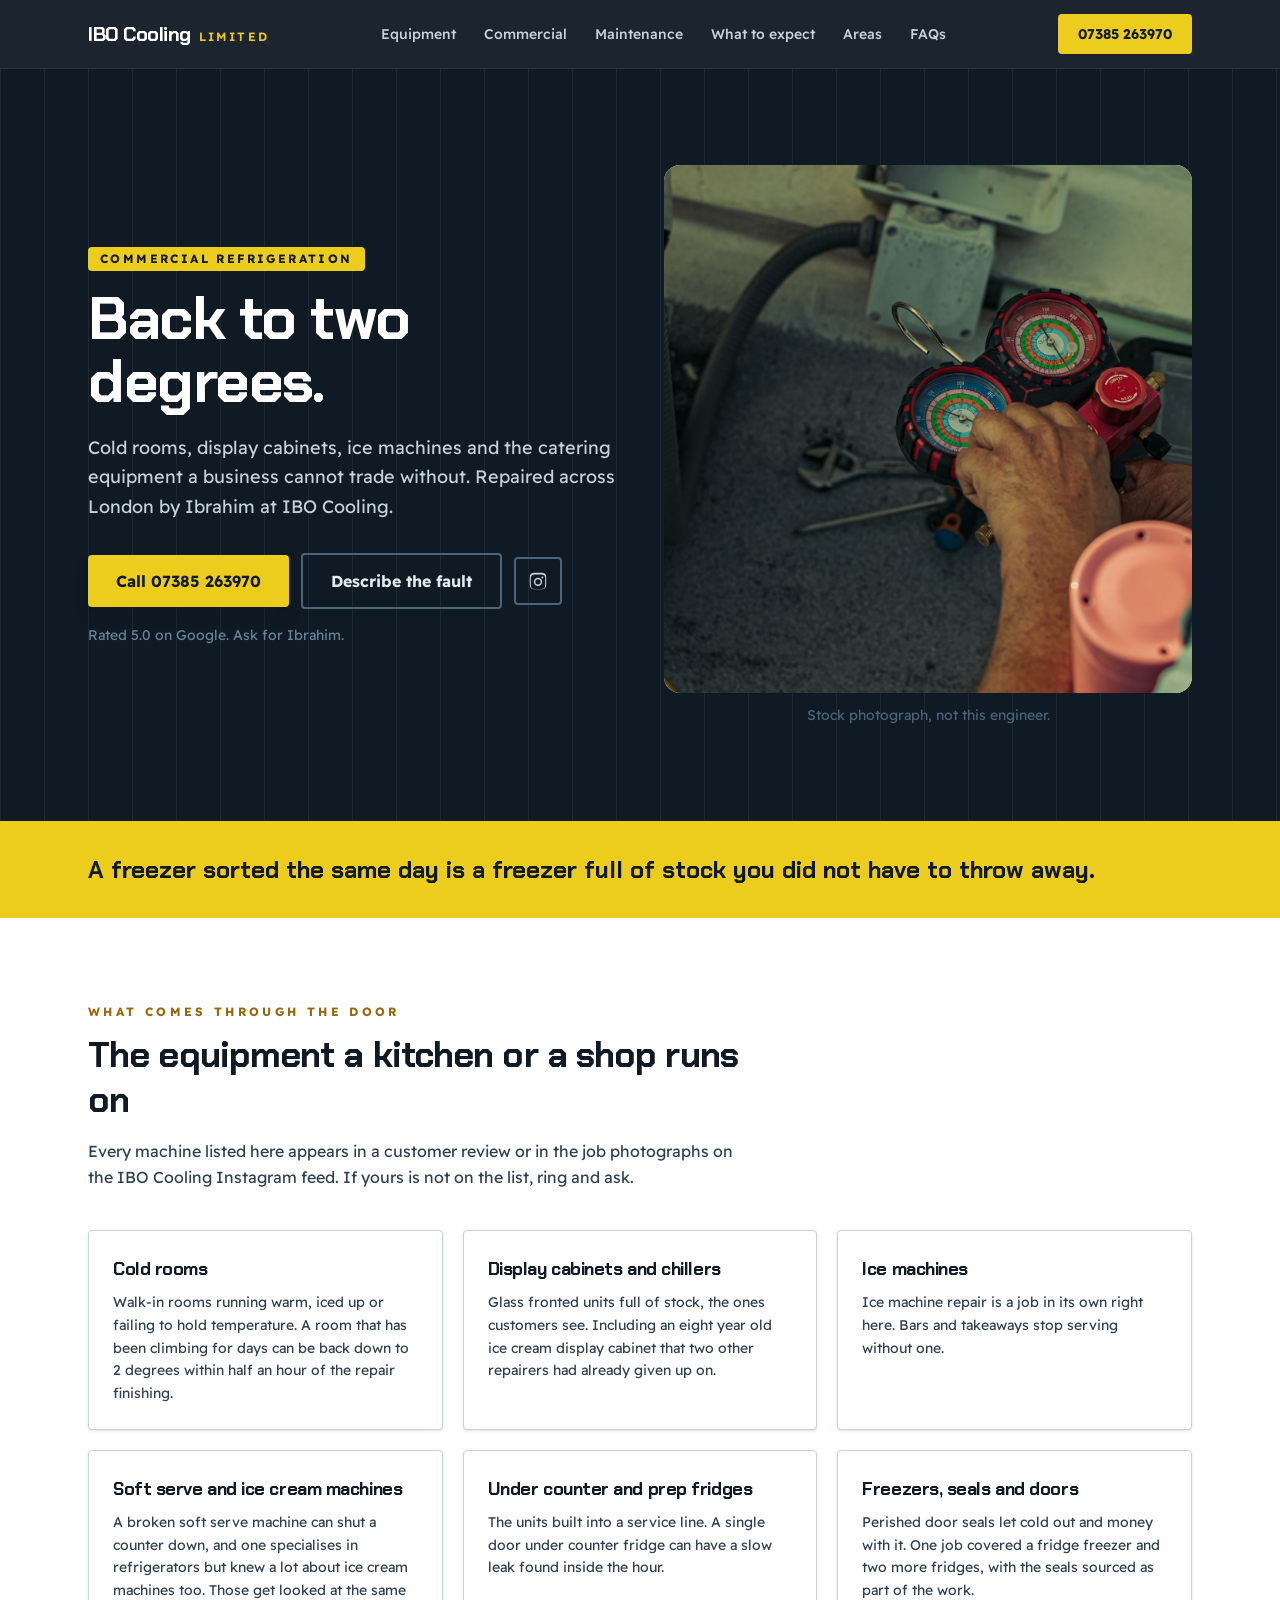
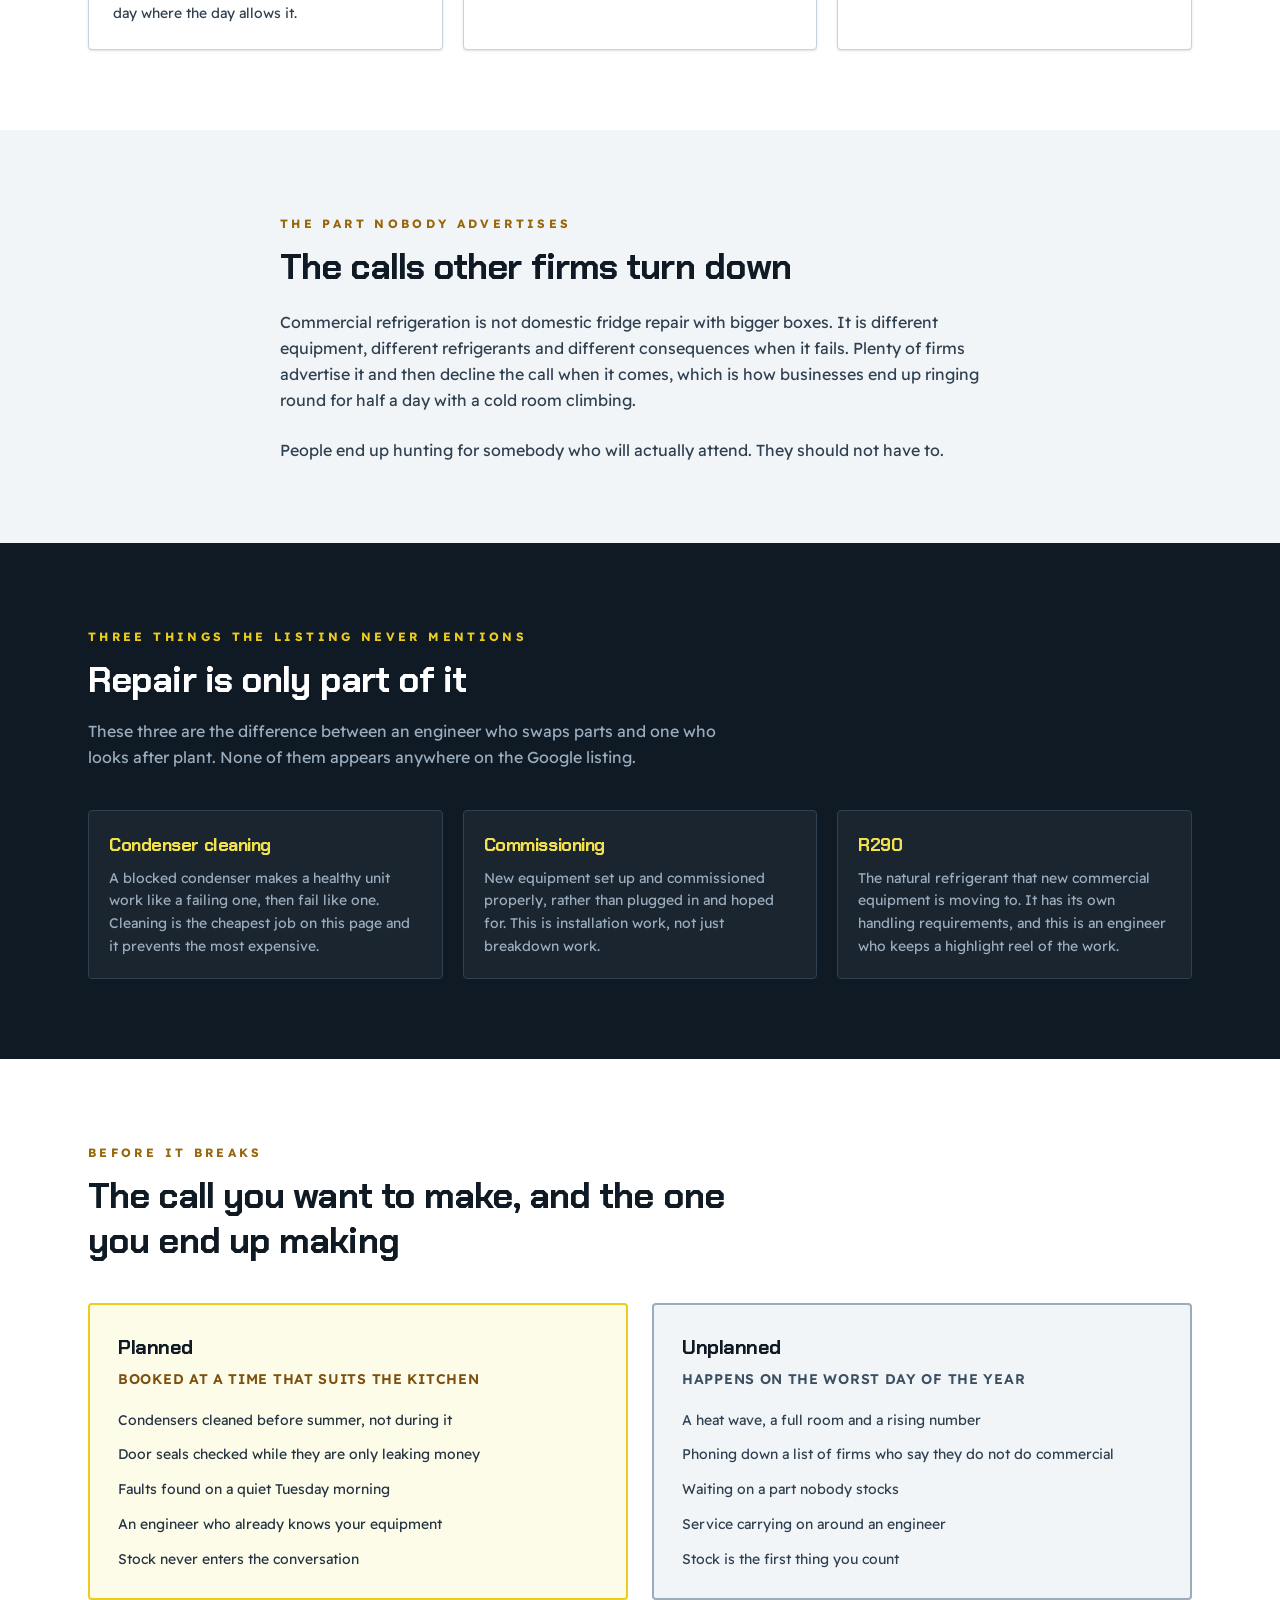
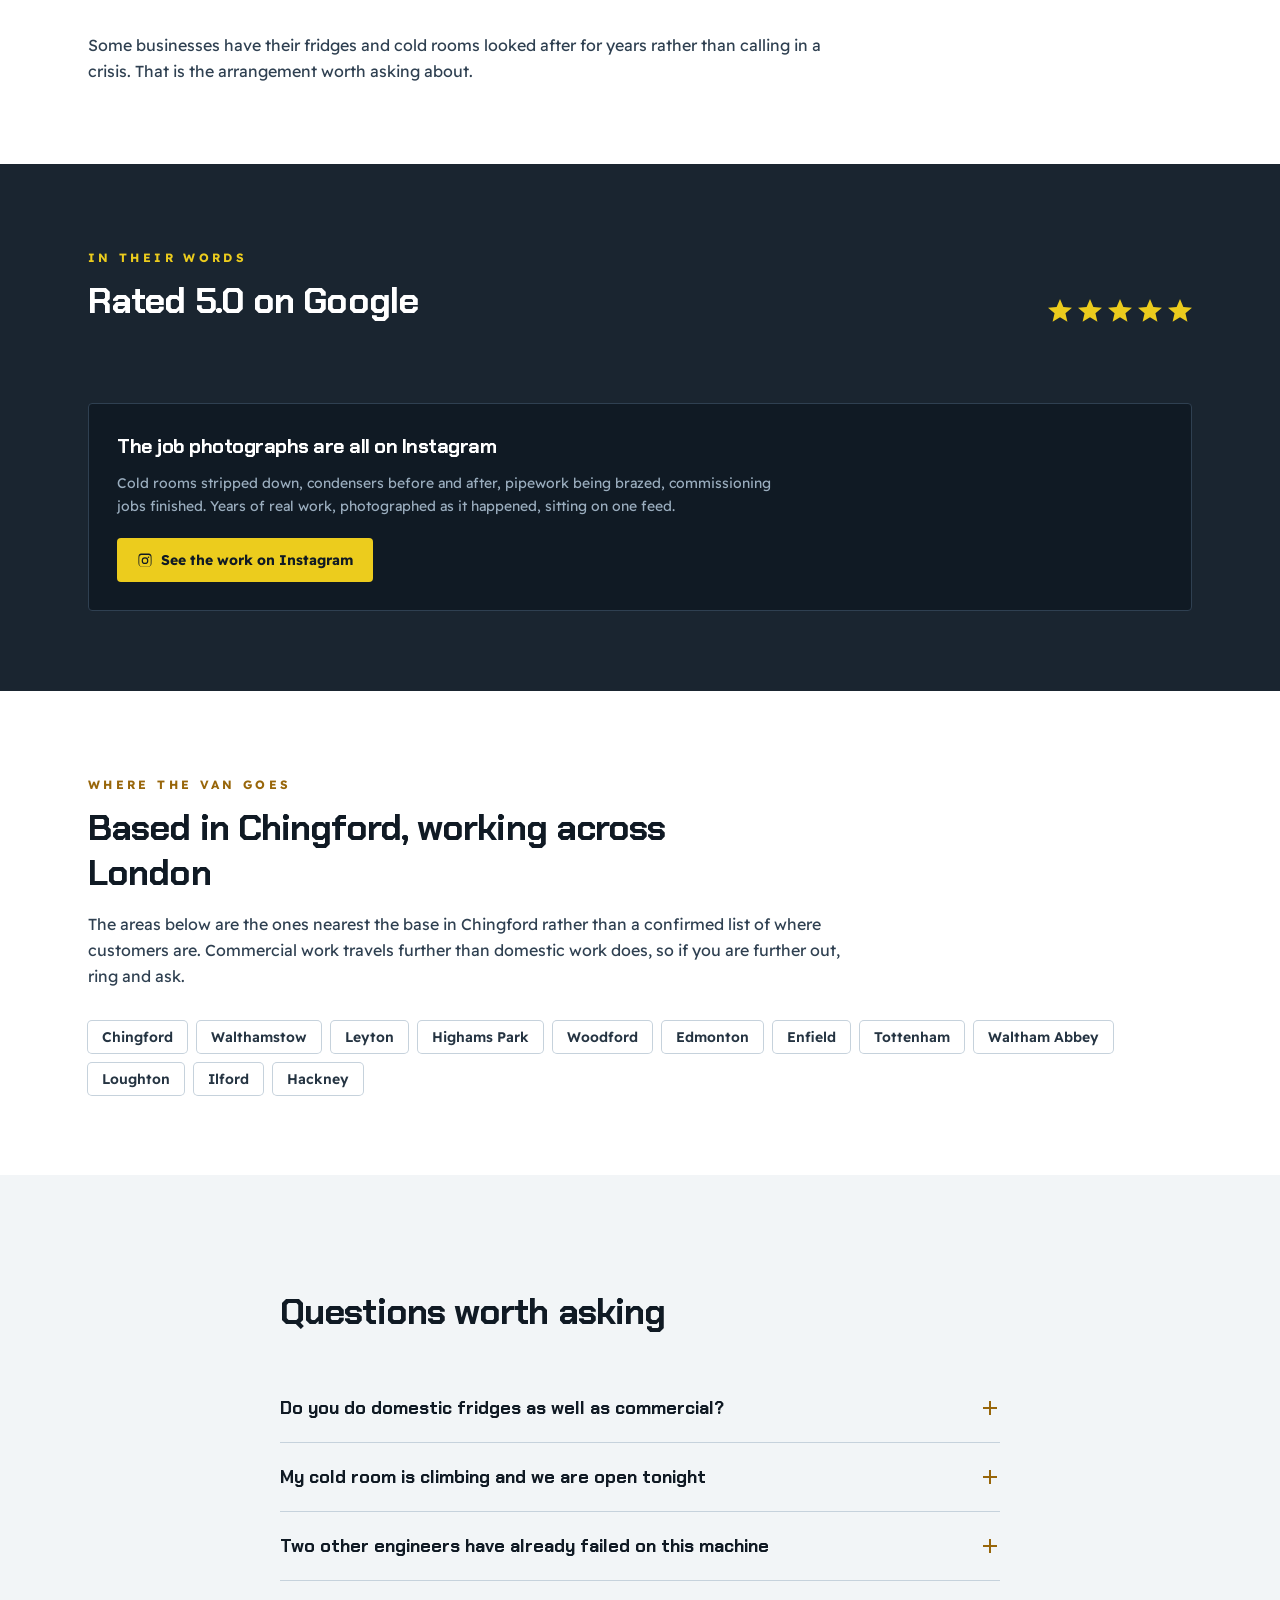
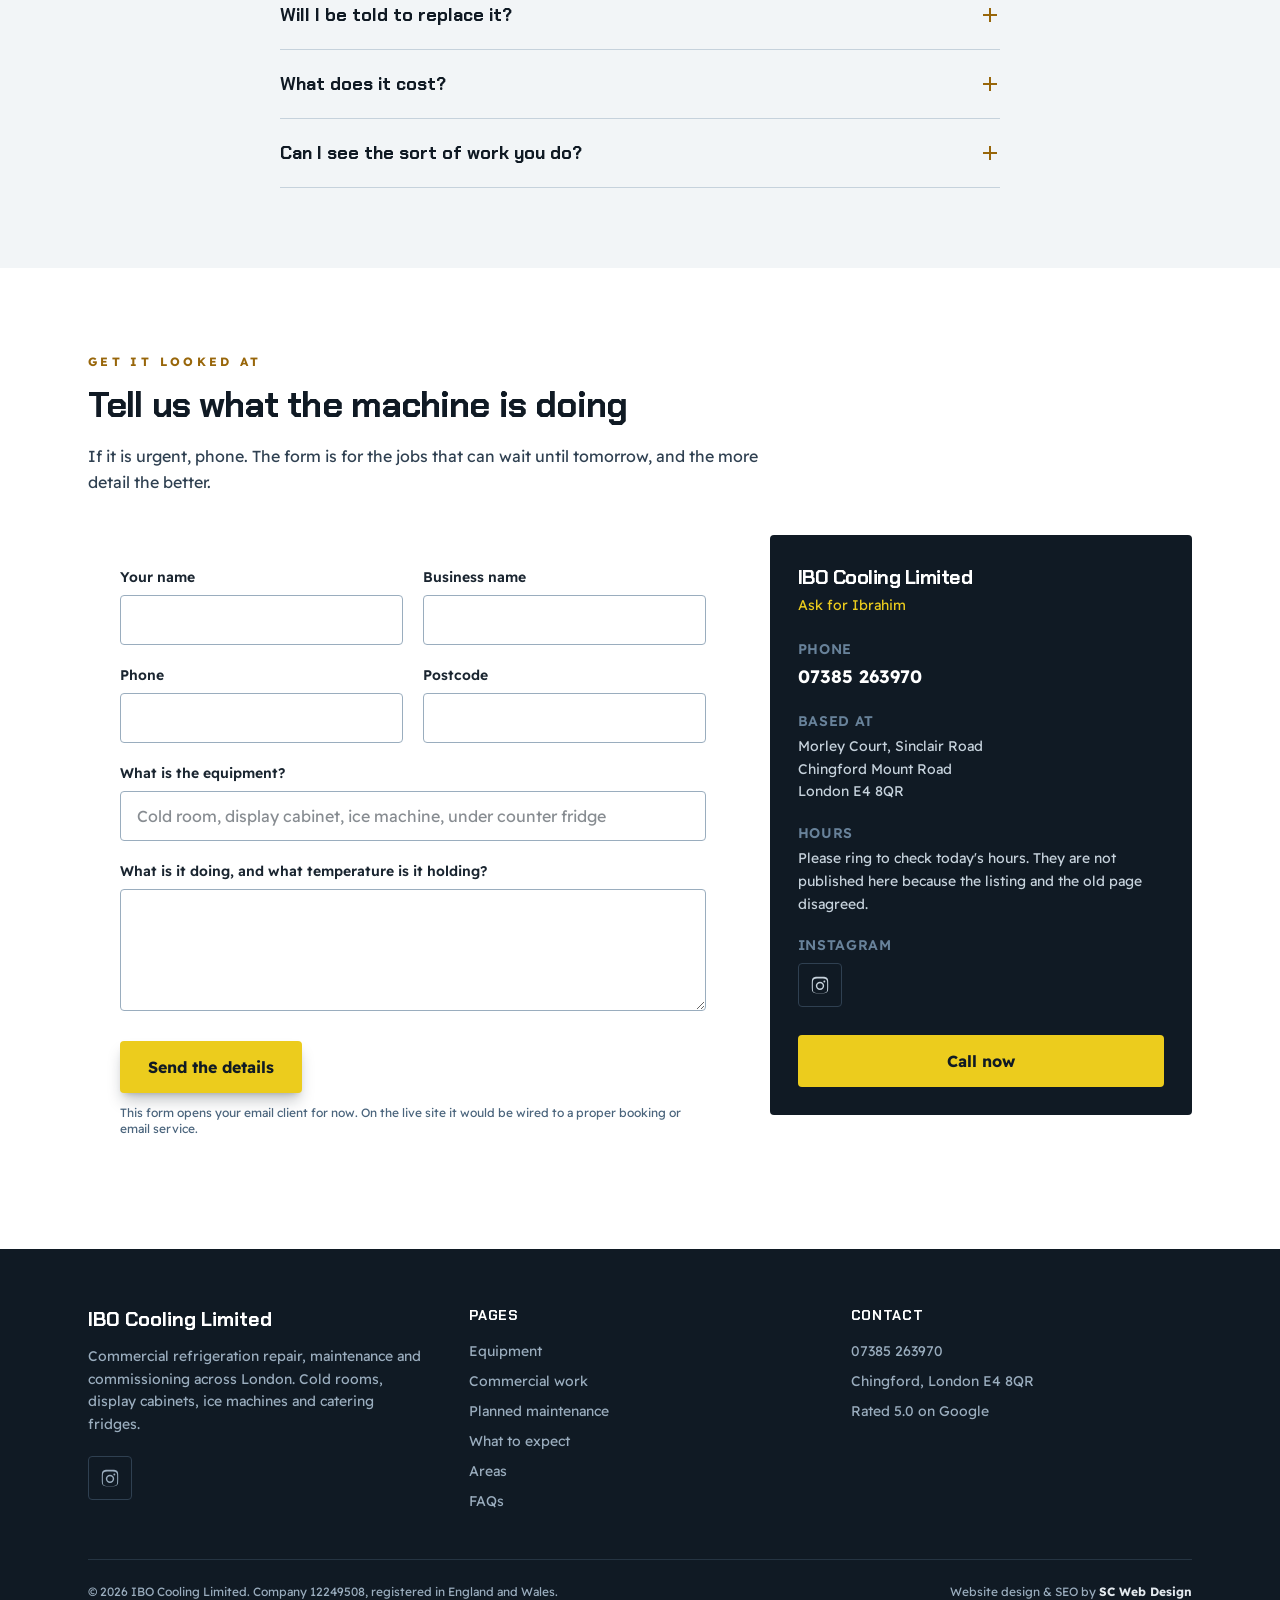
<file: index.html>
<!DOCTYPE html>
<html lang="en-GB">
<head>
<meta charset="utf-8">
<meta name="viewport" content="width=device-width, initial-scale=1">
<meta name="robots" content="index, follow">
<title>IBO Cooling Limited | Commercial Refrigeration Repair, London</title>
<meta name="description" content="Commercial refrigeration repair across London. Cold rooms, display cabinets, ice machines and catering fridges, repaired by an engineer rated 5.0 on Google. Call Ibrahim on 07385 263970.">
<meta name="theme-color" content="#101a24">
<link rel="canonical" href="https://ibocooling.com/">
<meta property="og:image" content="https://ibocooling.com/images/gauges.jpg">
  <meta property="og:type" content="website">
<meta property="og:title" content="IBO Cooling Limited | Commercial Refrigeration Repair, London">
<meta property="og:description" content="Cold rooms, display cabinets, ice machines and catering fridges. Rated 5.0 on Google. Call Ibrahim on 07385 263970.">
<meta property="og:locale" content="en_GB">
<meta property="og:url" content="https://ibocooling.com/">
<link rel="preconnect" href="https://fonts.googleapis.com">
<link rel="preconnect" href="https://fonts.gstatic.com" crossorigin>
<link href="https://fonts.googleapis.com/css2?family=Chakra+Petch:wght@500;600;700&family=Readex+Pro:wght@300;400;500;600&display=swap" rel="stylesheet">
<link rel="stylesheet" href="css/style.css">
<script type="application/ld+json">
{
  "@context": "https://schema.org",
  "@type": "HVACBusiness",
  "name": "IBO Cooling Limited",
  "description": "Commercial refrigeration repair and maintenance across London. Cold rooms, display cabinets, ice machines, soft serve machines and catering fridges.",
  "telephone": "+447385263970",
  "url": "https://ibocooling.com/",
  "image": "https://ibocooling.com/",
  "priceRange": "££",
  "address": {
    "@type": "PostalAddress",
    "streetAddress": "Flat 17, Morley Court, Sinclair Road, Chingford Mount Road",
    "addressLocality": "London",
    "postalCode": "E4 8QR",
    "addressCountry": "GB"
  },
  "geo": { "@type": "GeoCoordinates", "latitude": 51.6116717, "longitude": -0.0250572 },
  "sameAs": ["https://www.instagram.com/ibo_cooling/"],
  "areaServed": [
    { "@type": "City", "name": "London" },
    { "@type": "Place", "name": "Chingford" },
    { "@type": "Place", "name": "Walthamstow" },
    { "@type": "Place", "name": "Enfield" },
    { "@type": "Place", "name": "Tottenham" },
    { "@type": "Place", "name": "Waltham Abbey" }
  ],
  "aggregateRating": { "@type": "AggregateRating", "ratingValue": "5.0", "reviewCount": "30" }
}
</script>
</head>
<body class="bg-brand-50 text-brand-950 antialiased">

<a href="#main" class="sr-only focus:not-sr-only focus:absolute focus:left-4 focus:top-4 focus:z-50 focus:rounded-sm focus:bg-accent-400 focus:px-4 focus:py-2 focus:font-bold focus:text-brand-950">Skip to content</a>

<header id="site-header" class="sticky top-0 z-40 border-b border-brand-800 bg-brand-950/95 backdrop-blur transition-shadow">
  <div class="mx-auto flex max-w-6xl items-center justify-between gap-4 px-4 py-3.5 sm:px-6">
    <a href="#main" class="flex items-baseline gap-2">
      <span class="font-display text-xl font-bold tracking-tight text-white">IBO Cooling</span>
      <span class="hidden text-xs font-semibold uppercase tracking-[0.2em] text-accent-400 sm:inline">Limited</span>
    </a>

    <nav class="hidden items-center gap-7 lg:flex" aria-label="Main">
      <a href="#equipment" class="text-sm font-medium text-brand-200 transition hover:text-accent-300">Equipment</a>
      <a href="#commercial" class="text-sm font-medium text-brand-200 transition hover:text-accent-300">Commercial</a>
      <a href="#maintenance" class="text-sm font-medium text-brand-200 transition hover:text-accent-300">Maintenance</a>
      <a href="#reviews" class="text-sm font-medium text-brand-200 transition hover:text-accent-300">What to expect</a>
      <a href="#areas" class="text-sm font-medium text-brand-200 transition hover:text-accent-300">Areas</a>
      <a href="#faq" class="text-sm font-medium text-brand-200 transition hover:text-accent-300">FAQs</a>
    </nav>

    <div class="flex items-center gap-2">
      <a href="tel:+447385263970" class="hidden rounded-sm bg-accent-400 px-5 py-2.5 text-sm font-bold text-brand-950 transition hover:bg-accent-300 sm:inline-flex">07385 263970</a>
      <button id="menu-toggle" type="button" class="inline-flex items-center justify-center rounded-sm border border-brand-700 p-2 text-brand-100 lg:hidden" aria-expanded="false" aria-controls="mobile-menu" aria-label="Open menu">
        <svg id="icon-open" class="h-6 w-6" fill="none" viewBox="0 0 24 24" stroke="currentColor" stroke-width="2" aria-hidden="true"><path stroke-linecap="round" stroke-linejoin="round" d="M4 7h16M4 12h16M4 17h16"/></svg>
        <svg id="icon-close" class="hidden h-6 w-6" fill="none" viewBox="0 0 24 24" stroke="currentColor" stroke-width="2" aria-hidden="true"><path stroke-linecap="round" stroke-linejoin="round" d="M6 6l12 12M18 6L6 18"/></svg>
      </button>
    </div>
  </div>

  <div id="mobile-menu" class="hidden border-t border-brand-800 bg-brand-950 lg:hidden">
    <nav class="mx-auto flex max-w-6xl flex-col px-4 py-3 sm:px-6" aria-label="Mobile">
      <a href="#equipment" class="border-b border-brand-800 py-3 text-brand-100">Equipment</a>
      <a href="#commercial" class="border-b border-brand-800 py-3 text-brand-100">Commercial</a>
      <a href="#maintenance" class="border-b border-brand-800 py-3 text-brand-100">Maintenance</a>
      <a href="#reviews" class="border-b border-brand-800 py-3 text-brand-100">What to expect</a>
      <a href="#areas" class="border-b border-brand-800 py-3 text-brand-100">Areas</a>
      <a href="#faq" class="border-b border-brand-800 py-3 text-brand-100">FAQs</a>
      <a href="tel:+447385263970" class="mt-3 rounded-sm bg-accent-400 px-5 py-3 text-center font-bold text-brand-950">Call 07385 263970</a>
    </nav>
  </div>
</header>

<main id="main">

  <!-- HERO. Dark full-bleed, CTA first. The headline is the temperature a
       customer's own review names, and the drawing beside it reads the same. -->
  <section class="relative overflow-hidden bg-brand-950">
    <div class="pointer-events-none absolute inset-0 opacity-[0.06]" style="background-image: repeating-linear-gradient(90deg, #ffffff 0 1px, transparent 1px 44px);" aria-hidden="true"></div>
    <div class="relative mx-auto grid max-w-6xl items-center gap-12 px-4 py-16 sm:px-6 lg:grid-cols-2 lg:py-24">
      <div>
        <span class="mb-4 inline-block rounded-sm bg-accent-400 px-3 py-1 text-xs font-bold uppercase tracking-[0.2em] text-brand-950">Commercial refrigeration</span>
        <h1 class="font-display text-4xl font-bold leading-[1.05] tracking-tight text-white sm:text-5xl lg:text-6xl">Back to two degrees.</h1>
        <p class="mt-5 max-w-xl text-lg leading-relaxed text-brand-200">Cold rooms, display cabinets, ice machines and the catering equipment a business cannot trade without. Repaired across London by Ibrahim at IBO Cooling.</p>

        

        <div class="mt-8 flex flex-wrap items-center gap-3">
          <a href="tel:+447385263970" class="btn-primary">Call 07385 263970</a>
          <a href="#contact" class="btn-ghost">Describe the fault</a>
          <a href="https://www.instagram.com/ibo_cooling/" target="_blank" rel="noopener" class="inline-flex h-12 w-12 items-center justify-center rounded-sm border-2 border-brand-500 text-brand-200 transition hover:border-accent-400 hover:text-accent-300" aria-label="IBO Cooling on Instagram">
            <svg class="h-5 w-5" viewBox="0 0 24 24" fill="currentColor" aria-hidden="true"><path fill-rule="evenodd" clip-rule="evenodd" d="M12 2.16c3.2 0 3.58.01 4.85.07 1.17.05 1.8.25 2.23.41.56.22.96.48 1.38.9.42.42.68.82.9 1.38.16.42.36 1.06.41 2.23.06 1.27.07 1.65.07 4.85s-.01 3.58-.07 4.85c-.05 1.17-.25 1.8-.41 2.23-.22.56-.48.96-.9 1.38-.42.42-.82.68-1.38.9-.42.16-1.06.36-2.23.41-1.27.06-1.65.07-4.85.07s-3.58-.01-4.85-.07c-1.17-.05-1.8-.25-2.23-.41-.56-.22-.96-.48-1.38-.9-.42-.42-.68-.82-.9-1.38-.16-.42-.36-1.06-.41-2.23C2.17 15.58 2.16 15.2 2.16 12s.01-3.58.07-4.85c.05-1.17.25-1.8.41-2.23.22-.56.48-.96.9-1.38.42-.42.82-.68 1.38-.9.42-.16 1.06-.36 2.23-.41C8.42 2.17 8.8 2.16 12 2.16zm0 2.16c-3.14 0-3.51.01-4.75.07-.9.04-1.39.19-1.71.32-.43.17-.74.37-1.06.69-.32.32-.52.63-.69 1.06-.13.32-.28.81-.32 1.71-.06 1.24-.07 1.61-.07 4.75s.01 3.51.07 4.75c.04.9.19 1.39.32 1.71.17.43.37.74.69 1.06.32.32.63.52 1.06.69.32.13.81.28 1.71.32 1.24.06 1.61.07 4.75.07s3.51-.01 4.75-.07c.9-.04 1.39-.19 1.71-.32.43-.17.74-.37 1.06-.69.32-.32.52-.63.69-1.06.13-.32.28-.81.32-1.71.06-1.24.07-1.61.07-4.75s-.01-3.51-.07-4.75c-.04-.9-.19-1.39-.32-1.71-.17-.43-.37-.74-.69-1.06-.32-.32-.63-.52-1.06-.69-.32-.13-.81-.28-1.71-.32-1.24-.06-1.61-.07-4.75-.07zm0 3.67a5.01 5.01 0 110 10.02 5.01 5.01 0 010-10.02zm0 8.26a3.25 3.25 0 100-6.5 3.25 3.25 0 000 6.5zm6.38-8.46a1.17 1.17 0 11-2.34 0 1.17 1.17 0 012.34 0z"/></svg>
          </a>
        </div>
        <p class="mt-4 text-sm text-brand-400">Rated 5.0 on Google. Ask for Ibrahim.</p>
      </div>

      <div>
          <figure class="photo-frame aspect-[1/1]">
            <img src="images/gauges.jpg" width="1400" height="1370" alt="A refrigerant manifold gauge set, red and blue dials, held in an engineer&rsquo;s hands." decoding="async">
          </figure>
          <p class="mt-3 text-center text-sm text-brand-500">Stock photograph, not this engineer.</p>
      </div>
    </div>
  </section>

  <!-- The stakes band. Domestic fridges are an inconvenience. Commercial ones
       are stock, and a customer said exactly that. -->
  <section class="bg-accent-400">
    <div class="mx-auto max-w-6xl px-4 py-8 sm:px-6">
      <p class="font-display text-xl font-bold leading-snug text-brand-950 sm:text-2xl">A freezer sorted the same day is a freezer full of stock you did not have to throw away.</p>
    </div>
  </section>

  <!-- EQUIPMENT INVENTORY. Not service cards: a list of the actual machines
       named in reviews and shown on the Instagram feed. Nothing invented. -->
  <section id="equipment" class="bg-white">
    <div class="mx-auto max-w-6xl px-4 py-16 sm:px-6 lg:py-20">
      <span class="section-eyebrow">What comes through the door</span>
      <h2 class="max-w-2xl text-3xl leading-tight sm:text-4xl">The equipment a kitchen or a shop runs on</h2>
      <p class="mt-4 max-w-2xl text-base leading-relaxed text-brand-700">Every machine listed here appears in a customer review or in the job photographs on the IBO Cooling Instagram feed. If yours is not on the list, ring and ask.</p>

      <div class="mt-10 grid gap-5 sm:grid-cols-2 lg:grid-cols-3">
        <article class="card">
          <h3 class="font-display text-lg">Cold rooms</h3>
          <p class="mt-2 text-sm leading-relaxed text-brand-700">Walk-in rooms running warm, iced up or failing to hold temperature. A room that has been climbing for days can be back down to 2 degrees within half an hour of the repair finishing.</p>
        </article>
        <article class="card">
          <h3 class="font-display text-lg">Display cabinets and chillers</h3>
          <p class="mt-2 text-sm leading-relaxed text-brand-700">Glass fronted units full of stock, the ones customers see. Including an eight year old ice cream display cabinet that two other repairers had already given up on.</p>
        </article>
        <article class="card">
          <h3 class="font-display text-lg">Ice machines</h3>
          <p class="mt-2 text-sm leading-relaxed text-brand-700">Ice machine repair is a job in its own right here. Bars and takeaways stop serving without one.</p>
        </article>
        <article class="card">
          <h3 class="font-display text-lg">Soft serve and ice cream machines</h3>
          <p class="mt-2 text-sm leading-relaxed text-brand-700">A broken soft serve machine can shut a counter down, and one specialises in refrigerators but knew a lot about ice cream machines too. Those get looked at the same day where the day allows it.</p>
        </article>
        <article class="card">
          <h3 class="font-display text-lg">Under counter and prep fridges</h3>
          <p class="mt-2 text-sm leading-relaxed text-brand-700">The units built into a service line. A single door under counter fridge can have a slow leak found inside the hour.</p>
        </article>
        <article class="card">
          <h3 class="font-display text-lg">Freezers, seals and doors</h3>
          <p class="mt-2 text-sm leading-relaxed text-brand-700">Perished door seals let cold out and money with it. One job covered a fridge freezer and two more fridges, with the seals sourced as part of the work.</p>
        </article>
      </div>
    </div>
  </section>

  <section id="commercial" class="bg-brand-50">
    <div class="mx-auto max-w-3xl px-4 py-16 sm:px-6 lg:py-20">
      <div>
        <span class="section-eyebrow">The part nobody advertises</span>
        <h2 class="text-3xl leading-tight sm:text-4xl">The calls other firms turn down</h2>
        <p class="mt-5 text-base leading-relaxed text-brand-700">Commercial refrigeration is not domestic fridge repair with bigger boxes. It is different equipment, different refrigerants and different consequences when it fails. Plenty of firms advertise it and then decline the call when it comes, which is how businesses end up ringing round for half a day with a cold room climbing.</p>

        

        

        <p class="mt-6 text-base leading-relaxed text-brand-700">People end up hunting for somebody who will actually attend. They should not have to.</p>
      </div>
    </div>
  </section>

  <!-- TECHNICAL STRIP. Straight from the three highlight reels on his own
       Instagram. These words appear nowhere on his Google listing. -->
  <section class="bg-brand-950">
    <div class="mx-auto max-w-6xl px-4 py-16 sm:px-6 lg:py-20">
      <span class="mb-3 inline-block text-xs font-bold uppercase tracking-[0.28em] text-accent-400">Three things the listing never mentions</span>
      <h2 class="max-w-2xl text-3xl leading-tight text-white sm:text-4xl">Repair is only part of it</h2>
      <p class="mt-4 max-w-2xl text-base leading-relaxed text-brand-300">These three are the difference between an engineer who swaps parts and one who looks after plant. None of them appears anywhere on the Google listing.</p>

      <div class="mt-10 grid gap-5 sm:grid-cols-3">
        <div class="spec">
          <h3 class="font-display text-lg text-accent-300">Condenser cleaning</h3>
          <p class="mt-2 text-sm leading-relaxed text-brand-300">A blocked condenser makes a healthy unit work like a failing one, then fail like one. Cleaning is the cheapest job on this page and it prevents the most expensive.</p>
        </div>
        <div class="spec">
          <h3 class="font-display text-lg text-accent-300">Commissioning</h3>
          <p class="mt-2 text-sm leading-relaxed text-brand-300">New equipment set up and commissioned properly, rather than plugged in and hoped for. This is installation work, not just breakdown work.</p>
        </div>
        <div class="spec">
          <h3 class="font-display text-lg text-accent-300">R290</h3>
          <p class="mt-2 text-sm leading-relaxed text-brand-300">The natural refrigerant that new commercial equipment is moving to. It has its own handling requirements, and this is an engineer who keeps a highlight reel of the work.</p>
        </div>
      </div>
    </div>
  </section>

  <!-- COMPARISON BLOCK. A section type not used in the previous builds, and the
       one that turns a call-out trade into a recurring one. -->
  <section id="maintenance" class="bg-white">
    <div class="mx-auto max-w-6xl px-4 py-16 sm:px-6 lg:py-20">
      <span class="section-eyebrow">Before it breaks</span>
      <h2 class="max-w-2xl text-3xl leading-tight sm:text-4xl">The call you want to make, and the one you end up making</h2>

      <div class="mt-10 grid gap-6 lg:grid-cols-2">
        <div class="rounded-sm border-2 border-accent-400 bg-accent-50 p-7">
          <h3 class="font-display text-xl">Planned</h3>
          <p class="mt-2 text-sm font-semibold uppercase tracking-wider text-accent-800">Booked at a time that suits the kitchen</p>
          <ul class="mt-5 space-y-3 text-sm leading-relaxed text-brand-800">
            <li>Condensers cleaned before summer, not during it</li>
            <li>Door seals checked while they are only leaking money</li>
            <li>Faults found on a quiet Tuesday morning</li>
            <li>An engineer who already knows your equipment</li>
            <li>Stock never enters the conversation</li>
          </ul>
        </div>
        <div class="rounded-sm border-2 border-brand-300 bg-brand-50 p-7">
          <h3 class="font-display text-xl">Unplanned</h3>
          <p class="mt-2 text-sm font-semibold uppercase tracking-wider text-brand-600">Happens on the worst day of the year</p>
          <ul class="mt-5 space-y-3 text-sm leading-relaxed text-brand-700">
            <li>A heat wave, a full room and a rising number</li>
            <li>Phoning down a list of firms who say they do not do commercial</li>
            <li>Waiting on a part nobody stocks</li>
            <li>Service carrying on around an engineer</li>
            <li>Stock is the first thing you count</li>
          </ul>
        </div>
      </div>

      <p class="mt-8 max-w-3xl text-base leading-relaxed text-brand-700">Some businesses have their fridges and cold rooms looked after for years rather than calling in a crisis. That is the arrangement worth asking about.</p>
      
    </div>
  </section>

  <!-- RATED BAND. Rating only, never a count, per the standing rule. -->
  <section id="reviews" class="bg-brand-900">
    <div class="mx-auto max-w-6xl px-4 py-16 sm:px-6 lg:py-20">
      <div class="flex flex-wrap items-end justify-between gap-6">
        <div>
          <span class="mb-3 inline-block text-xs font-bold uppercase tracking-[0.28em] text-accent-400">In their words</span>
          <h2 class="text-3xl leading-tight text-white sm:text-4xl">Rated 5.0 on Google</h2>
        </div>
        <div class="flex items-center gap-1.5" aria-label="Rated five out of five">
          <svg class="h-6 w-6 text-accent-400" viewBox="0 0 20 20" fill="currentColor" aria-hidden="true"><path d="M10 15.27L16.18 19l-1.64-7.03L20 7.24l-7.19-.61L10 0 7.19 6.63 0 7.24l5.46 4.73L3.82 19z"/></svg>
          <svg class="h-6 w-6 text-accent-400" viewBox="0 0 20 20" fill="currentColor" aria-hidden="true"><path d="M10 15.27L16.18 19l-1.64-7.03L20 7.24l-7.19-.61L10 0 7.19 6.63 0 7.24l5.46 4.73L3.82 19z"/></svg>
          <svg class="h-6 w-6 text-accent-400" viewBox="0 0 20 20" fill="currentColor" aria-hidden="true"><path d="M10 15.27L16.18 19l-1.64-7.03L20 7.24l-7.19-.61L10 0 7.19 6.63 0 7.24l5.46 4.73L3.82 19z"/></svg>
          <svg class="h-6 w-6 text-accent-400" viewBox="0 0 20 20" fill="currentColor" aria-hidden="true"><path d="M10 15.27L16.18 19l-1.64-7.03L20 7.24l-7.19-.61L10 0 7.19 6.63 0 7.24l5.46 4.73L3.82 19z"/></svg>
          <svg class="h-6 w-6 text-accent-400" viewBox="0 0 20 20" fill="currentColor" aria-hidden="true"><path d="M10 15.27L16.18 19l-1.64-7.03L20 7.24l-7.19-.61L10 0 7.19 6.63 0 7.24l5.46 4.73L3.82 19z"/></svg>
        </div>
      </div>

      <div class="mt-10 grid gap-5 md:grid-cols-3">
        
        
        
      </div>

      <div class="mt-10 rounded-sm border border-brand-700 bg-brand-950 p-7">
        <h3 class="font-display text-xl text-white">The job photographs are all on Instagram</h3>
        <p class="mt-3 max-w-2xl text-sm leading-relaxed text-brand-300">Cold rooms stripped down, condensers before and after, pipework being brazed, commissioning jobs finished. Years of real work, photographed as it happened, sitting on one feed.</p>
        <a href="https://www.instagram.com/ibo_cooling/" target="_blank" rel="noopener" class="mt-5 inline-flex items-center gap-2 rounded-sm bg-accent-400 px-5 py-3 text-sm font-bold text-brand-950 transition hover:bg-accent-300">
          <svg class="h-4 w-4" viewBox="0 0 24 24" fill="currentColor" aria-hidden="true"><path fill-rule="evenodd" clip-rule="evenodd" d="M12 2.16c3.2 0 3.58.01 4.85.07 1.17.05 1.8.25 2.23.41.56.22.96.48 1.38.9.42.42.68.82.9 1.38.16.42.36 1.06.41 2.23.06 1.27.07 1.65.07 4.85s-.01 3.58-.07 4.85c-.05 1.17-.25 1.8-.41 2.23-.22.56-.48.96-.9 1.38-.42.42-.82.68-1.38.9-.42.16-1.06.36-2.23.41-1.27.06-1.65.07-4.85.07s-3.58-.01-4.85-.07c-1.17-.05-1.8-.25-2.23-.41-.56-.22-.96-.48-1.38-.9-.42-.42-.68-.82-.9-1.38-.16-.42-.36-1.06-.41-2.23C2.17 15.58 2.16 15.2 2.16 12s.01-3.58.07-4.85c.05-1.17.25-1.8.41-2.23.22-.56.48-.96.9-1.38.42-.42.82-.68 1.38-.9.42-.16 1.06-.36 2.23-.41C8.42 2.17 8.8 2.16 12 2.16zm0 2.16c-3.14 0-3.51.01-4.75.07-.9.04-1.39.19-1.71.32-.43.17-.74.37-1.06.69-.32.32-.52.63-.69 1.06-.13.32-.28.81-.32 1.71-.06 1.24-.07 1.61-.07 4.75s.01 3.51.07 4.75c.04.9.19 1.39.32 1.71.17.43.37.74.69 1.06.32.32.63.52 1.06.69.32.13.81.28 1.71.32 1.24.06 1.61.07 4.75.07s3.51-.01 4.75-.07c.9-.04 1.39-.19 1.71-.32.43-.17.74-.37 1.06-.69.32-.32.52-.63.69-1.06.13-.32.28-.81.32-1.71.06-1.24.07-1.61.07-4.75s-.01-3.51-.07-4.75c-.04-.9-.19-1.39-.32-1.71-.17-.43-.37-.74-.69-1.06-.32-.32-.63-.52-1.06-.69-.32-.13-.81-.28-1.71-.32-1.24-.06-1.61-.07-4.75-.07zm0 3.67a5.01 5.01 0 110 10.02 5.01 5.01 0 010-10.02zm0 8.26a3.25 3.25 0 100-6.5 3.25 3.25 0 000 6.5zm6.38-8.46a1.17 1.17 0 11-2.34 0 1.17 1.17 0 012.34 0z"/></svg>
          See the work on Instagram
        </a>
      </div>
    </div>
  </section>

  <!-- AREAS. Stated on the page as nearest rather than verified, because that
       is all the evidence supports. -->
  <section id="areas" class="bg-white">
    <div class="mx-auto max-w-6xl px-4 py-16 sm:px-6 lg:py-20">
      <span class="section-eyebrow">Where the van goes</span>
      <h2 class="max-w-2xl text-3xl leading-tight sm:text-4xl">Based in Chingford, working across London</h2>
      <p class="mt-4 max-w-3xl text-base leading-relaxed text-brand-700">The areas below are the ones nearest the base in Chingford rather than a confirmed list of where customers are. Commercial work travels further than domestic work does, so if you are further out, ring and ask.</p>
      <div class="mt-8 flex flex-wrap gap-2.5">
        <span class="chip">Chingford</span>
        <span class="chip">Walthamstow</span>
        <span class="chip">Leyton</span>
        <span class="chip">Highams Park</span>
        <span class="chip">Woodford</span>
        <span class="chip">Edmonton</span>
        <span class="chip">Enfield</span>
        <span class="chip">Tottenham</span>
        <span class="chip">Waltham Abbey</span>
        <span class="chip">Loughton</span>
        <span class="chip">Ilford</span>
        <span class="chip">Hackney</span>
      </div>
    </div>
  </section>

  <section id="faq" class="bg-brand-50">
    <div class="mx-auto max-w-3xl px-4 py-16 sm:px-6 lg:py-20">
      <span class="section-eyebrow">Before you ring</span>
      <h2 class="text-3xl leading-tight sm:text-4xl">Questions worth asking</h2>

      <div class="mt-10">
        <div class="faq-item">
          <button type="button" class="faq-trigger flex w-full items-center justify-between gap-4 py-5 text-left" aria-expanded="false">
            <span class="font-display text-lg font-bold">Do you do domestic fridges as well as commercial?</span>
            <svg class="faq-icon h-5 w-5 shrink-0 text-accent-700 transition-transform" viewBox="0 0 20 20" fill="currentColor" aria-hidden="true"><path d="M9 3h2v14H9z"/><path d="M3 9h14v2H3z"/></svg>
          </button>
          <div class="hidden pb-5">
            <p class="text-base leading-relaxed text-brand-700">Reviews cover both, including household fridge freezers and their door seals. The bulk of the work described by customers is commercial: cold rooms, display cabinets and catering equipment. Ring and describe the machine.</p>
          </div>
        </div>

        <div class="faq-item">
          <button type="button" class="faq-trigger flex w-full items-center justify-between gap-4 py-5 text-left" aria-expanded="false">
            <span class="font-display text-lg font-bold">My cold room is climbing and we are open tonight</span>
            <svg class="faq-icon h-5 w-5 shrink-0 text-accent-700 transition-transform" viewBox="0 0 20 20" fill="currentColor" aria-hidden="true"><path d="M9 3h2v14H9z"/><path d="M3 9h14v2H3z"/></svg>
          </button>
          <div class="hidden pb-5">
            <p class="text-base leading-relaxed text-brand-700">Phone rather than email. Same day attendance happens regularly, including for businesses already turned down by other firms. Nothing on this page is a guarantee of a same day slot, so the honest answer is to call and ask what today looks like.</p>
          </div>
        </div>

        <div class="faq-item">
          <button type="button" class="faq-trigger flex w-full items-center justify-between gap-4 py-5 text-left" aria-expanded="false">
            <span class="font-display text-lg font-bold">Two other engineers have already failed on this machine</span>
            <svg class="faq-icon h-5 w-5 shrink-0 text-accent-700 transition-transform" viewBox="0 0 20 20" fill="currentColor" aria-hidden="true"><path d="M9 3h2v14H9z"/><path d="M3 9h14v2H3z"/></svg>
          </button>
          <div class="hidden pb-5">
            <p class="text-base leading-relaxed text-brand-700">That has happened before. An eight year old ice cream display cabinet that had defeated two repairers was brought back to its old performance, and it is a common enough fault to be worth mentioning. Say so when you ring, because it changes what gets checked first.</p>
          </div>
        </div>

        <div class="faq-item">
          <button type="button" class="faq-trigger flex w-full items-center justify-between gap-4 py-5 text-left" aria-expanded="false">
            <span class="font-display text-lg font-bold">Will I be told to replace it?</span>
            <svg class="faq-icon h-5 w-5 shrink-0 text-accent-700 transition-transform" viewBox="0 0 20 20" fill="currentColor" aria-hidden="true"><path d="M9 3h2v14H9z"/><path d="M3 9h14v2H3z"/></svg>
          </button>
          <div class="hidden pb-5">
            <p class="text-base leading-relaxed text-brand-700">You get a few options for repair or replacement depending on budget, and an honest view of which is worth doing. Another mentions advice given after the job was finished rather than just an invoice.</p>
          </div>
        </div>

        <div class="faq-item">
          <button type="button" class="faq-trigger flex w-full items-center justify-between gap-4 py-5 text-left" aria-expanded="false">
            <span class="font-display text-lg font-bold">What does it cost?</span>
            <svg class="faq-icon h-5 w-5 shrink-0 text-accent-700 transition-transform" viewBox="0 0 20 20" fill="currentColor" aria-hidden="true"><path d="M9 3h2v14H9z"/><path d="M3 9h14v2H3z"/></svg>
          </button>
          <div class="hidden pb-5">
            <p class="text-base leading-relaxed text-brand-700">There are no prices on this page, because a cold room, a soft serve machine and a door seal are not the same job. Fair pricing is what this business is known for, and parts get sourced at a reasonable price rather than marked up.</p>
          </div>
        </div>

        <div class="faq-item">
          <button type="button" class="faq-trigger flex w-full items-center justify-between gap-4 py-5 text-left" aria-expanded="false">
            <span class="font-display text-lg font-bold">Can I see the sort of work you do?</span>
            <svg class="faq-icon h-5 w-5 shrink-0 text-accent-700 transition-transform" viewBox="0 0 20 20" fill="currentColor" aria-hidden="true"><path d="M9 3h2v14H9z"/><path d="M3 9h14v2H3z"/></svg>
          </button>
          <div class="hidden pb-5">
            <p class="text-base leading-relaxed text-brand-700">Yes, on the Instagram feed linked from this page. People check past jobs there before making contact, which is exactly what it is for.</p>
          </div>
        </div>
      </div>
    </div>
  </section>

  <section id="contact" class="bg-white">
    <div class="mx-auto max-w-6xl px-4 py-16 sm:px-6 lg:py-20">
      <span class="section-eyebrow">Get it looked at</span>
      <h2 class="max-w-2xl text-3xl leading-tight sm:text-4xl">Tell us what the machine is doing</h2>
      <p class="mt-4 max-w-2xl text-base leading-relaxed text-brand-700">If it is urgent, phone. The form is for the jobs that can wait until tomorrow, and the more detail the better.</p>

      <div class="mt-10 grid gap-8 lg:grid-cols-5">
        <form class="lg:col-span-3 rounded-2xl bg-white p-6 sm:p-8" action="mailto:ibrahim@ibocooling.com" method="post" enctype="text/plain">
          <div class="grid gap-5 sm:grid-cols-2">
            <div>
              <label for="name" class="block text-sm font-semibold text-brand-900">Your name</label>
              <input id="name" name="name" type="text" required class="mt-2 w-full rounded-sm border border-brand-300 px-4 py-3 text-base focus:border-brand-600 focus:outline-none focus:ring-2 focus:ring-accent-200">
            </div>
            <div>
              <label for="business" class="block text-sm font-semibold text-brand-900">Business name</label>
              <input id="business" name="business" type="text" class="mt-2 w-full rounded-sm border border-brand-300 px-4 py-3 text-base focus:border-brand-600 focus:outline-none focus:ring-2 focus:ring-accent-200">
            </div>
            <div>
              <label for="phone" class="block text-sm font-semibold text-brand-900">Phone</label>
              <input id="phone" name="phone" type="tel" required class="mt-2 w-full rounded-sm border border-brand-300 px-4 py-3 text-base focus:border-brand-600 focus:outline-none focus:ring-2 focus:ring-accent-200">
            </div>
            <div>
              <label for="postcode" class="block text-sm font-semibold text-brand-900">Postcode</label>
              <input id="postcode" name="postcode" type="text" class="mt-2 w-full rounded-sm border border-brand-300 px-4 py-3 text-base focus:border-brand-600 focus:outline-none focus:ring-2 focus:ring-accent-200">
            </div>
          </div>
          <div class="mt-5">
            <label for="equipment" class="block text-sm font-semibold text-brand-900">What is the equipment?</label>
            <input id="equipment" name="equipment" type="text" placeholder="Cold room, display cabinet, ice machine, under counter fridge" class="mt-2 w-full rounded-sm border border-brand-300 px-4 py-3 text-base focus:border-brand-600 focus:outline-none focus:ring-2 focus:ring-accent-200">
          </div>
          <div class="mt-5">
            <label for="fault" class="block text-sm font-semibold text-brand-900">What is it doing, and what temperature is it holding?</label>
            <textarea id="fault" name="fault" rows="4" class="mt-2 w-full rounded-sm border border-brand-300 px-4 py-3 text-base focus:border-brand-600 focus:outline-none focus:ring-2 focus:ring-accent-200"></textarea>
          </div>
          <button type="submit" class="btn-primary mt-6 w-full sm:w-auto">Send the details</button>
          <p class="mt-3 text-xs text-brand-500">This form opens your email client for now. On the live site it would be wired to a proper booking or email service.</p>
        </form>

        <div class="lg:col-span-2">
          <div class="rounded-sm bg-brand-950 p-7 text-white">
            <h3 class="font-display text-xl">IBO Cooling Limited</h3>
            <p class="mt-1 text-sm text-accent-400">Ask for Ibrahim</p>

            <dl class="mt-6 space-y-5 text-sm">
              <div>
                <dt class="font-semibold uppercase tracking-wider text-brand-400">Phone</dt>
                <dd class="mt-1"><a href="tel:+447385263970" class="text-lg font-bold text-white transition hover:text-accent-300">07385 263970</a></dd>
              </div>
              <div>
                <dt class="font-semibold uppercase tracking-wider text-brand-400">Based at</dt>
                <dd class="mt-1 leading-relaxed text-brand-200">Morley Court, Sinclair Road<br>Chingford Mount Road<br>London E4 8QR</dd>
              </div>
              <div>
                <dt class="font-semibold uppercase tracking-wider text-brand-400">Hours</dt>
                <dd class="mt-1 leading-relaxed text-brand-200">Please ring to check today's hours. They are not published here because the listing and the old page disagreed.</dd>
              </div>
              <div>
                <dt class="font-semibold uppercase tracking-wider text-brand-400">Instagram</dt>
                <dd class="mt-2">
                  <a href="https://www.instagram.com/ibo_cooling/" target="_blank" rel="noopener" class="inline-flex h-11 w-11 items-center justify-center rounded-sm border border-brand-700 text-brand-200 transition hover:border-accent-400 hover:text-accent-300" aria-label="IBO Cooling on Instagram">
                    <svg class="h-5 w-5" viewBox="0 0 24 24" fill="currentColor" aria-hidden="true"><path fill-rule="evenodd" clip-rule="evenodd" d="M12 2.16c3.2 0 3.58.01 4.85.07 1.17.05 1.8.25 2.23.41.56.22.96.48 1.38.9.42.42.68.82.9 1.38.16.42.36 1.06.41 2.23.06 1.27.07 1.65.07 4.85s-.01 3.58-.07 4.85c-.05 1.17-.25 1.8-.41 2.23-.22.56-.48.96-.9 1.38-.42.42-.82.68-1.38.9-.42.16-1.06.36-2.23.41-1.27.06-1.65.07-4.85.07s-3.58-.01-4.85-.07c-1.17-.05-1.8-.25-2.23-.41-.56-.22-.96-.48-1.38-.9-.42-.42-.68-.82-.9-1.38-.16-.42-.36-1.06-.41-2.23C2.17 15.58 2.16 15.2 2.16 12s.01-3.58.07-4.85c.05-1.17.25-1.8.41-2.23.22-.56.48-.96.9-1.38.42-.42.82-.68 1.38-.9.42-.16 1.06-.36 2.23-.41C8.42 2.17 8.8 2.16 12 2.16zm0 2.16c-3.14 0-3.51.01-4.75.07-.9.04-1.39.19-1.71.32-.43.17-.74.37-1.06.69-.32.32-.52.63-.69 1.06-.13.32-.28.81-.32 1.71-.06 1.24-.07 1.61-.07 4.75s.01 3.51.07 4.75c.04.9.19 1.39.32 1.71.17.43.37.74.69 1.06.32.32.63.52 1.06.69.32.13.81.28 1.71.32 1.24.06 1.61.07 4.75.07s3.51-.01 4.75-.07c.9-.04 1.39-.19 1.71-.32.43-.17.74-.37 1.06-.69.32-.32.52-.63.69-1.06.13-.32.28-.81.32-1.71.06-1.24.07-1.61.07-4.75s-.01-3.51-.07-4.75c-.04-.9-.19-1.39-.32-1.71-.17-.43-.37-.74-.69-1.06-.32-.32-.63-.52-1.06-.69-.32-.13-.81-.28-1.71-.32-1.24-.06-1.61-.07-4.75-.07zm0 3.67a5.01 5.01 0 110 10.02 5.01 5.01 0 010-10.02zm0 8.26a3.25 3.25 0 100-6.5 3.25 3.25 0 000 6.5zm6.38-8.46a1.17 1.17 0 11-2.34 0 1.17 1.17 0 012.34 0z"/></svg>
                  </a>
                </dd>
              </div>
            </dl>

            <a href="tel:+447385263970" class="mt-7 block rounded-sm bg-accent-400 px-5 py-3.5 text-center font-bold text-brand-950 transition hover:bg-accent-300">Call now</a>
          </div>
        </div>
      </div>
    </div>
  </section>

</main>

<footer class="bg-brand-950 text-brand-300">
  <div class="mx-auto max-w-6xl px-4 py-14 sm:px-6">
    <div class="grid gap-10 sm:grid-cols-3">
      <div>
        <p class="font-display text-xl font-bold text-white">IBO Cooling Limited</p>
        <p class="mt-3 text-sm leading-relaxed">Commercial refrigeration repair, maintenance and commissioning across London. Cold rooms, display cabinets, ice machines and catering fridges.</p>
        <a href="https://www.instagram.com/ibo_cooling/" target="_blank" rel="noopener" class="mt-5 inline-flex h-11 w-11 items-center justify-center rounded-sm border border-brand-700 text-brand-300 transition hover:border-accent-400 hover:text-accent-300" aria-label="IBO Cooling on Instagram">
          <svg class="h-5 w-5" viewBox="0 0 24 24" fill="currentColor" aria-hidden="true"><path fill-rule="evenodd" clip-rule="evenodd" d="M12 2.16c3.2 0 3.58.01 4.85.07 1.17.05 1.8.25 2.23.41.56.22.96.48 1.38.9.42.42.68.82.9 1.38.16.42.36 1.06.41 2.23.06 1.27.07 1.65.07 4.85s-.01 3.58-.07 4.85c-.05 1.17-.25 1.8-.41 2.23-.22.56-.48.96-.9 1.38-.42.42-.82.68-1.38.9-.42.16-1.06.36-2.23.41-1.27.06-1.65.07-4.85.07s-3.58-.01-4.85-.07c-1.17-.05-1.8-.25-2.23-.41-.56-.22-.96-.48-1.38-.9-.42-.42-.68-.82-.9-1.38-.16-.42-.36-1.06-.41-2.23C2.17 15.58 2.16 15.2 2.16 12s.01-3.58.07-4.85c.05-1.17.25-1.8.41-2.23.22-.56.48-.96.9-1.38.42-.42.82-.68 1.38-.9.42-.16 1.06-.36 2.23-.41C8.42 2.17 8.8 2.16 12 2.16zm0 2.16c-3.14 0-3.51.01-4.75.07-.9.04-1.39.19-1.71.32-.43.17-.74.37-1.06.69-.32.32-.52.63-.69 1.06-.13.32-.28.81-.32 1.71-.06 1.24-.07 1.61-.07 4.75s.01 3.51.07 4.75c.04.9.19 1.39.32 1.71.17.43.37.74.69 1.06.32.32.63.52 1.06.69.32.13.81.28 1.71.32 1.24.06 1.61.07 4.75.07s3.51-.01 4.75-.07c.9-.04 1.39-.19 1.71-.32.43-.17.74-.37 1.06-.69.32-.32.52-.63.69-1.06.13-.32.28-.81.32-1.71.06-1.24.07-1.61.07-4.75s-.01-3.51-.07-4.75c-.04-.9-.19-1.39-.32-1.71-.17-.43-.37-.74-.69-1.06-.32-.32-.63-.52-1.06-.69-.32-.13-.81-.28-1.71-.32-1.24-.06-1.61-.07-4.75-.07zm0 3.67a5.01 5.01 0 110 10.02 5.01 5.01 0 010-10.02zm0 8.26a3.25 3.25 0 100-6.5 3.25 3.25 0 000 6.5zm6.38-8.46a1.17 1.17 0 11-2.34 0 1.17 1.17 0 012.34 0z"/></svg>
        </a>
      </div>
      <div>
        <p class="font-display text-sm font-bold uppercase tracking-wider text-white">Pages</p>
        <ul class="mt-4 space-y-2.5 text-sm">
          <li><a href="#equipment" class="transition hover:text-accent-300">Equipment</a></li>
          <li><a href="#commercial" class="transition hover:text-accent-300">Commercial work</a></li>
          <li><a href="#maintenance" class="transition hover:text-accent-300">Planned maintenance</a></li>
          <li><a href="#reviews" class="transition hover:text-accent-300">What to expect</a></li>
          <li><a href="#areas" class="transition hover:text-accent-300">Areas</a></li>
          <li><a href="#faq" class="transition hover:text-accent-300">FAQs</a></li>
        </ul>
      </div>
      <div>
        <p class="font-display text-sm font-bold uppercase tracking-wider text-white">Contact</p>
        <ul class="mt-4 space-y-2.5 text-sm">
          <li><a href="tel:+447385263970" class="transition hover:text-accent-300">07385 263970</a></li>
          <li>Chingford, London E4 8QR</li>
          <li>Rated 5.0 on Google</li>
        </ul>
      </div>
    </div>

    <div class="mt-12 flex flex-col gap-3 border-t border-brand-800 pt-6 text-xs sm:flex-row sm:items-center sm:justify-between">
      <p>&copy; <span id="year">2026</span> IBO Cooling Limited. Company 12249508, registered in England and Wales.</p>
      <p>Website design &amp; SEO by <span class="font-bold text-brand-100">SC Web Design</span></p>
    </div>
  </div>
</footer>

<div id="mobile-cta" class="fixed inset-x-0 bottom-0 z-40 translate-y-full border-t border-brand-800 bg-brand-950 p-3 transition-transform duration-300 lg:hidden">
  <a href="tel:+447385263970" class="block rounded-sm bg-accent-400 px-5 py-3.5 text-center font-bold text-brand-950">Call 07385 263970</a>
</div>

<script src="js/main.js"></script>
</body>
</html>
</file>
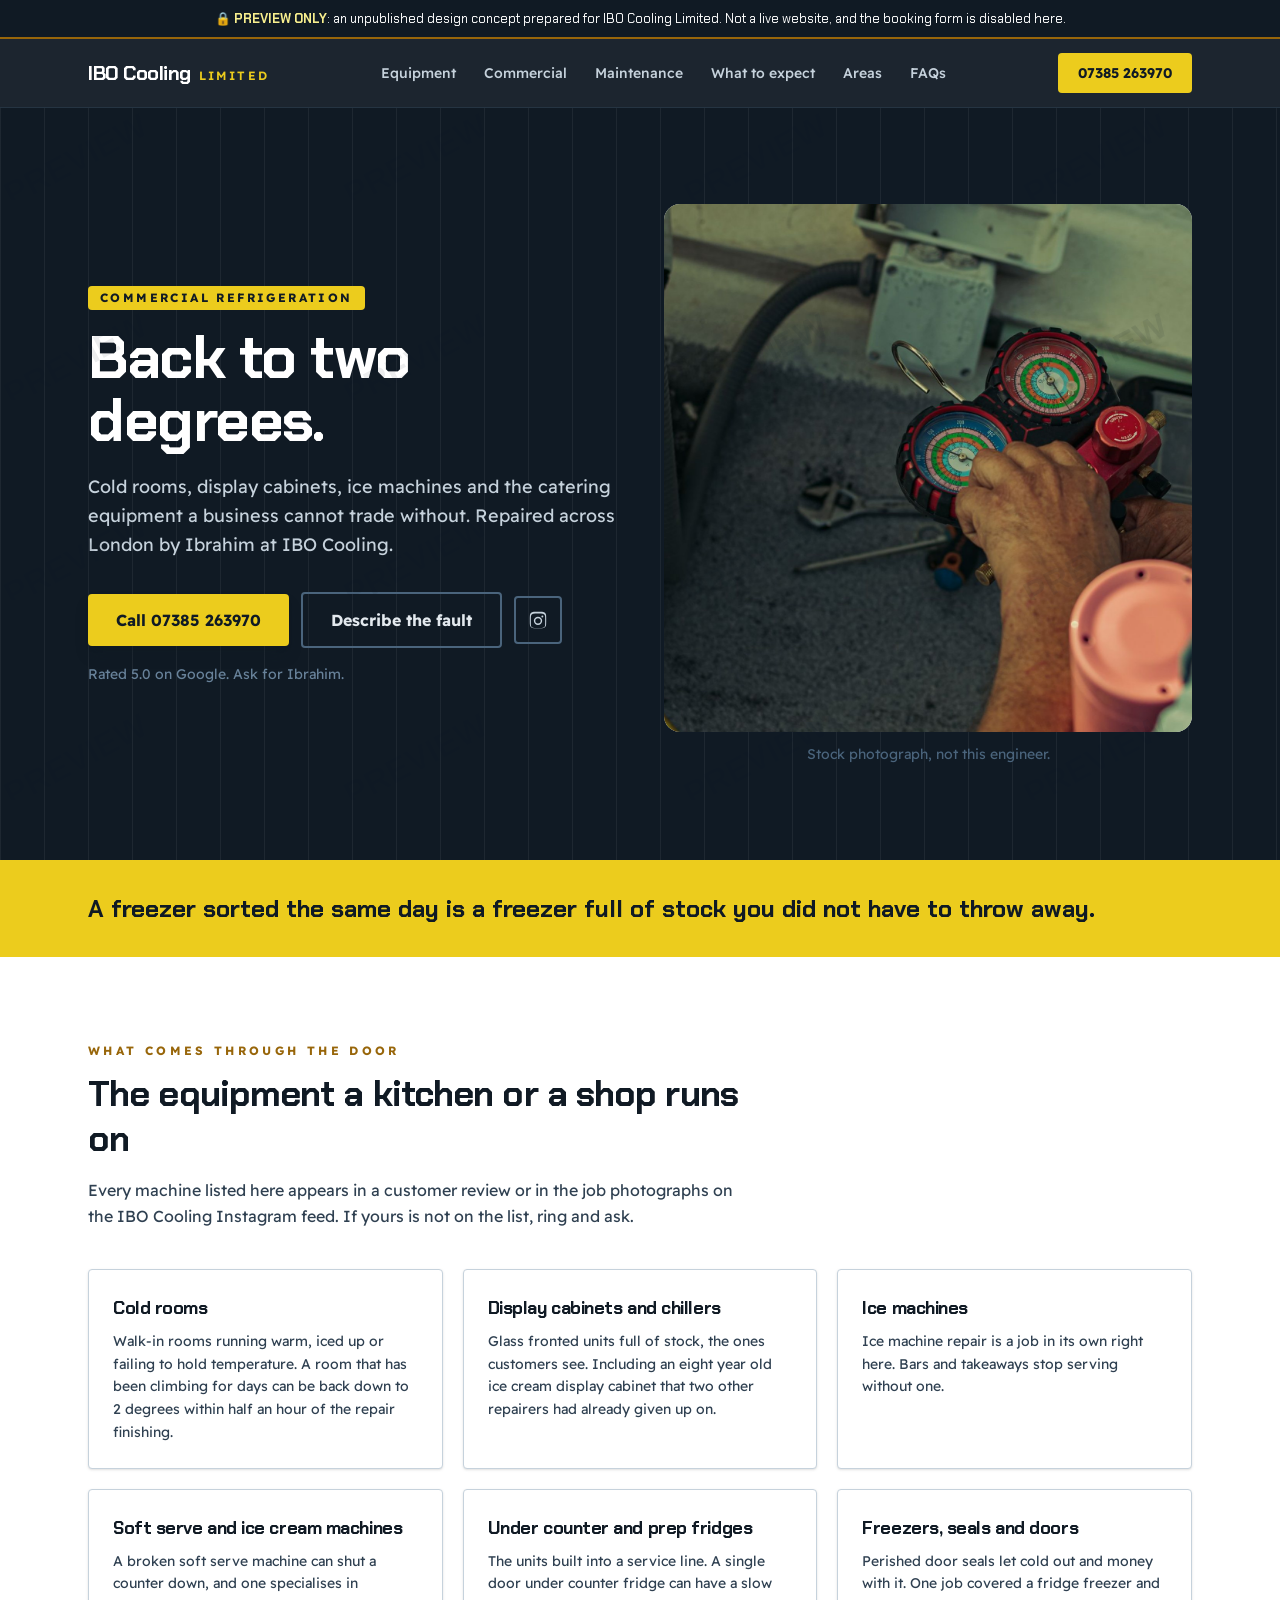
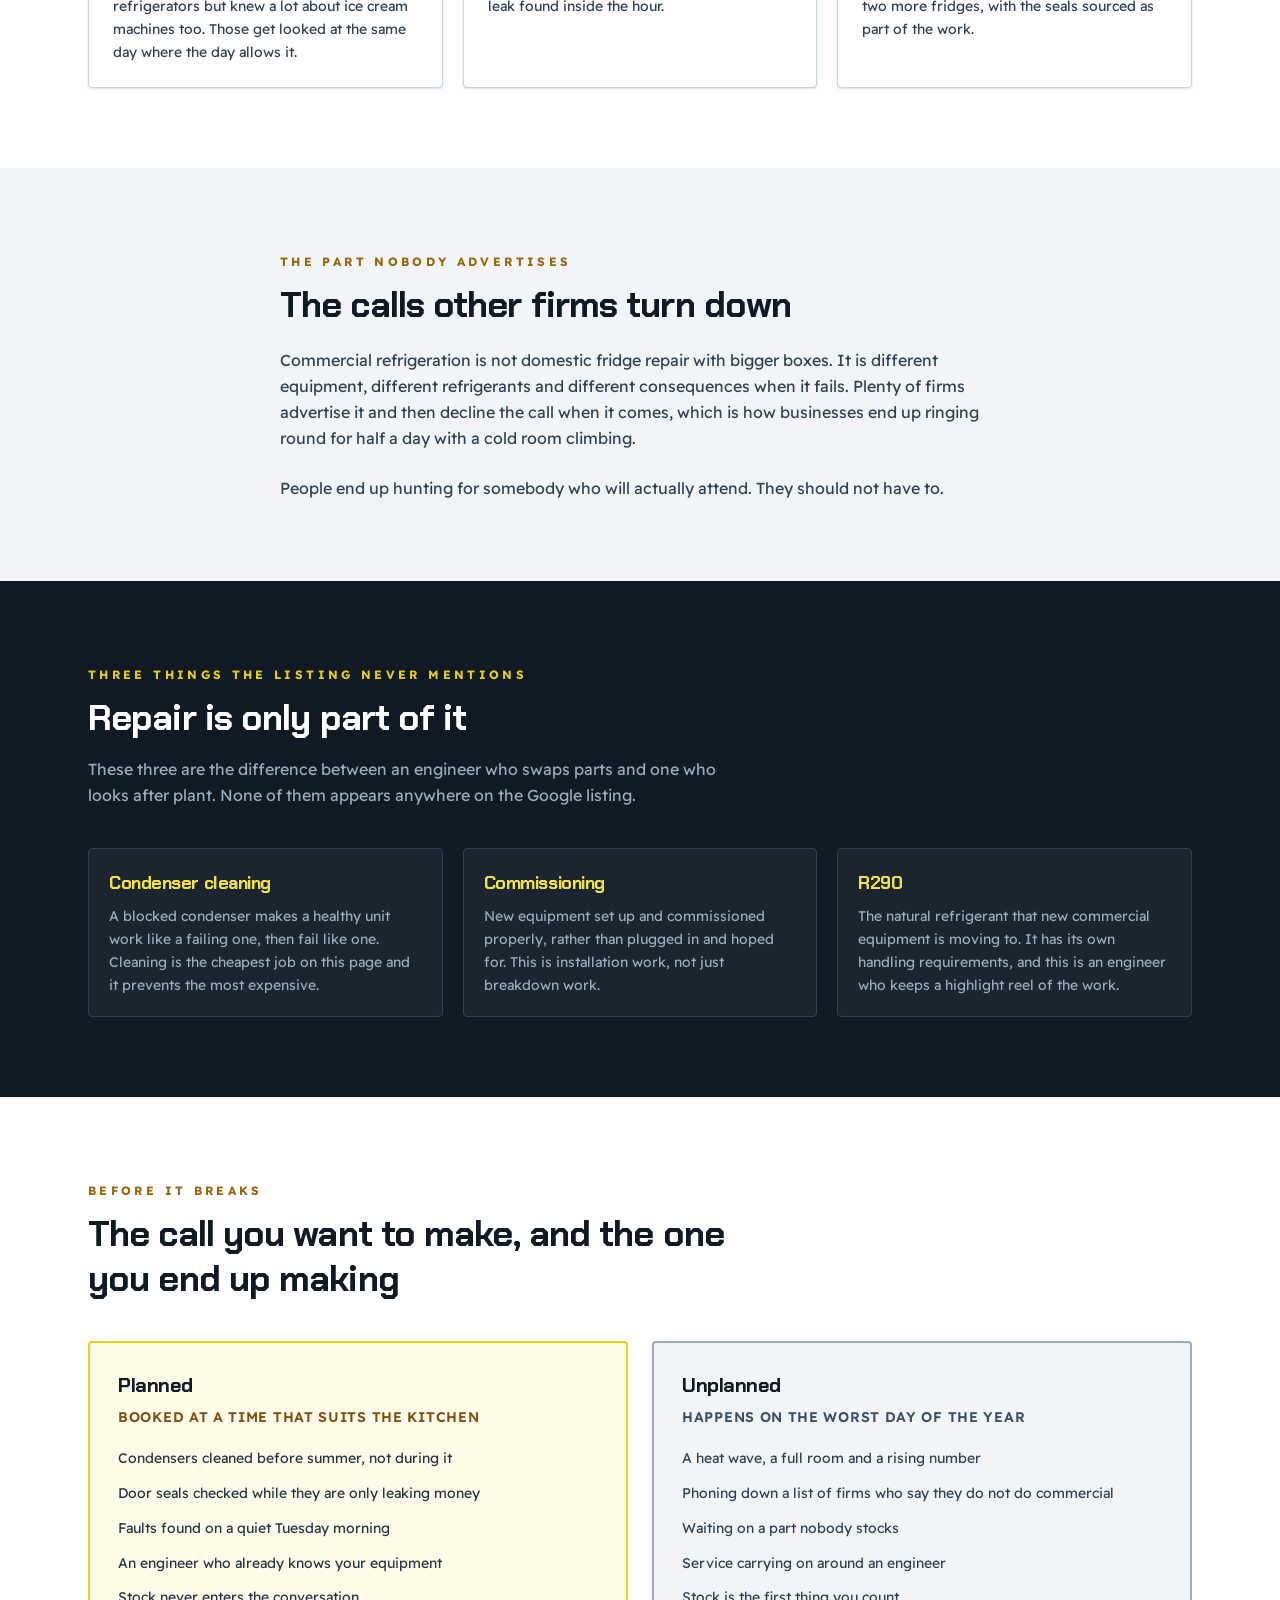
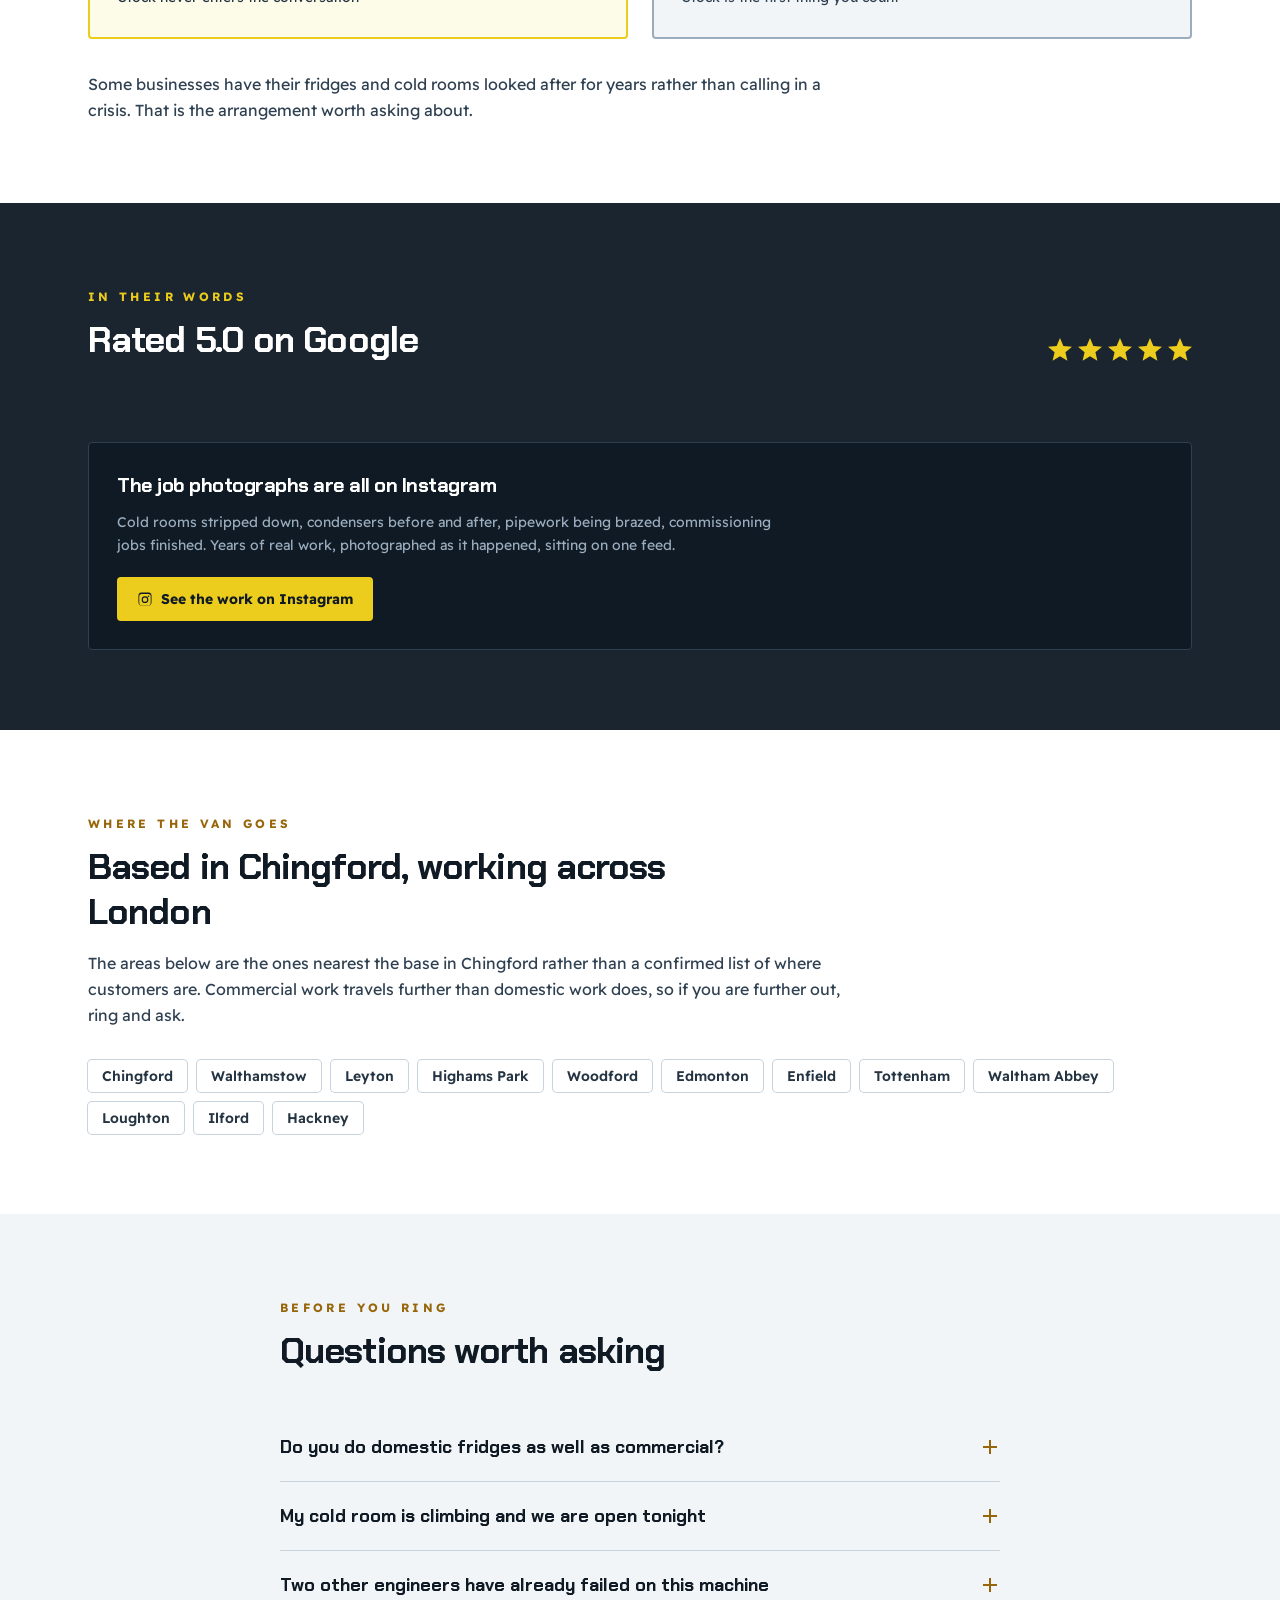
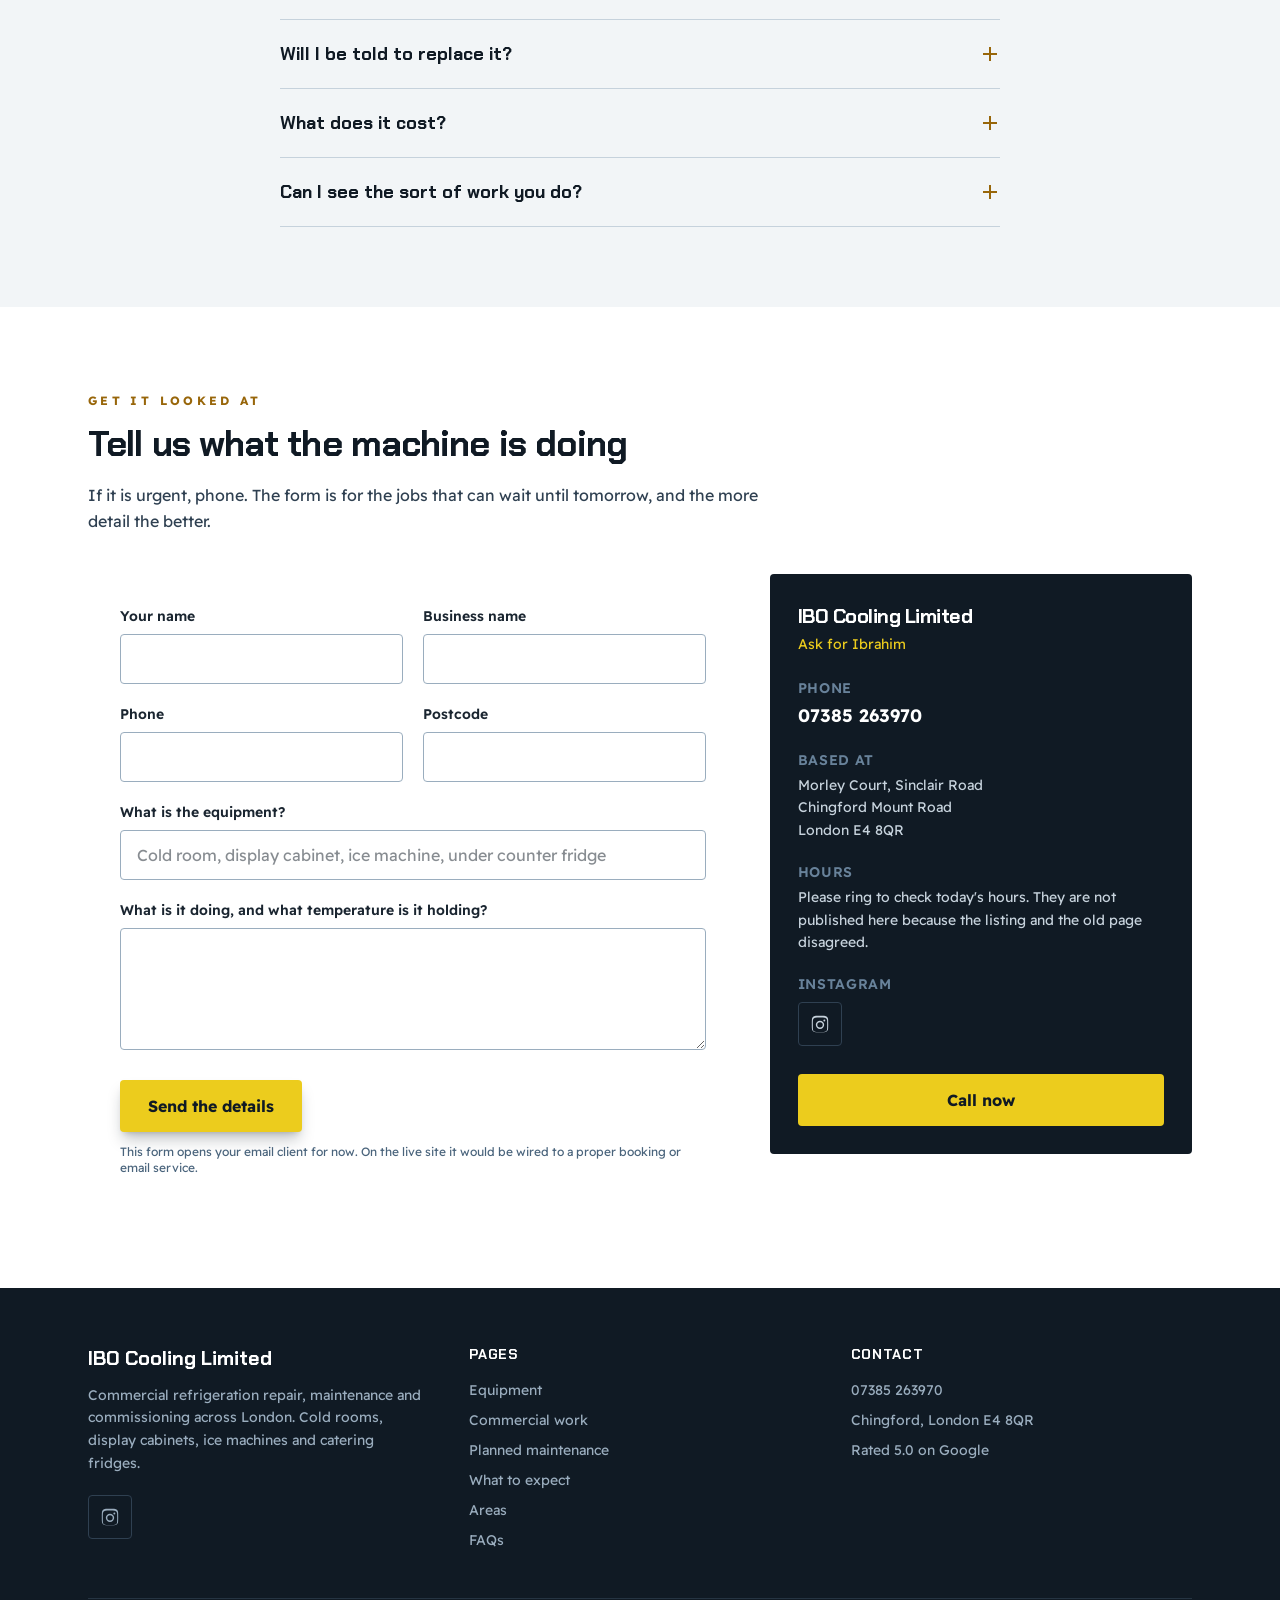
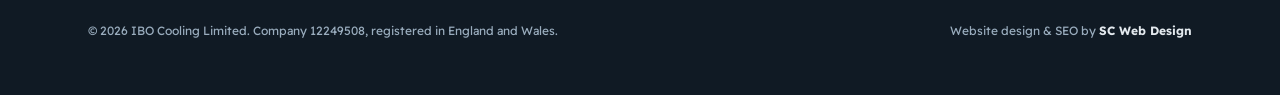
<file: preview.html>
<!DOCTYPE html>
<html lang="en-GB">
<head>
<meta charset="utf-8">
<meta name="viewport" content="width=device-width, initial-scale=1">
<meta name="robots" content="noindex, nofollow">
<title>PREVIEW: IBO Cooling Website Concept</title>
<meta name="description" content="Commercial refrigeration repair across London. Cold rooms, display cabinets, ice machines and catering fridges, repaired by an engineer rated 5.0 on Google. Call Ibrahim on 07385 263970.">
<meta name="theme-color" content="#101a24">
<link rel="canonical" href="https://ibocooling.com/">
<meta property="og:image" content="https://ibocooling.com/images/gauges.jpg">
  <meta property="og:type" content="website">
<meta property="og:title" content="IBO Cooling Limited | Commercial Refrigeration Repair, London">
<meta property="og:description" content="Cold rooms, display cabinets, ice machines and catering fridges. Rated 5.0 on Google. Call Ibrahim on 07385 263970.">
<meta property="og:locale" content="en_GB">
<meta property="og:url" content="https://ibocooling.com/">
<link rel="preconnect" href="https://fonts.googleapis.com">
<link rel="preconnect" href="https://fonts.gstatic.com" crossorigin>
<link href="https://fonts.googleapis.com/css2?family=Chakra+Petch:wght@500;600;700&family=Readex+Pro:wght@300;400;500;600&display=swap" rel="stylesheet">
<link rel="stylesheet" href="css/style.css">
<script type="application/ld+json">
{
  "@context": "https://schema.org",
  "@type": "HVACBusiness",
  "name": "IBO Cooling Limited",
  "description": "Commercial refrigeration repair and maintenance across London. Cold rooms, display cabinets, ice machines, soft serve machines and catering fridges.",
  "telephone": "+447385263970",
  "url": "https://ibocooling.com/",
  "image": "https://ibocooling.com/",
  "priceRange": "££",
  "address": {
    "@type": "PostalAddress",
    "streetAddress": "Flat 17, Morley Court, Sinclair Road, Chingford Mount Road",
    "addressLocality": "London",
    "postalCode": "E4 8QR",
    "addressCountry": "GB"
  },
  "geo": { "@type": "GeoCoordinates", "latitude": 51.6116717, "longitude": -0.0250572 },
  "sameAs": ["https://www.instagram.com/ibo_cooling/"],
  "areaServed": [
    { "@type": "City", "name": "London" },
    { "@type": "Place", "name": "Chingford" },
    { "@type": "Place", "name": "Walthamstow" },
    { "@type": "Place", "name": "Enfield" },
    { "@type": "Place", "name": "Tottenham" },
    { "@type": "Place", "name": "Waltham Abbey" }
  ],
  "aggregateRating": { "@type": "AggregateRating", "ratingValue": "5.0", "reviewCount": "30" }
}
</script>
<style>
  .preview-banner {
    background: #101a24; color: #fff; font-family: "Chakra Petch", sans-serif;
    font-size: 0.8rem; text-align: center; padding: 0.55rem 1rem;
    border-bottom: 2px solid #98660a;
  }
  .preview-banner strong { color: #f8ef8e; }
  .watermark-overlay {
    position: fixed; inset: 0; z-index: 45; pointer-events: none;
    background-image: url("data:image/svg+xml,%3Csvg%20xmlns='http://www.w3.org/2000/svg'%20width='340'%20height='200'%3E%3Ctext%20x='-20'%20y='120'%20transform='rotate(-28%20170%20100)'%20font-family='Arial,sans-serif'%20font-size='34'%20font-weight='700'%20fill='rgba(16,26,36,0.08)'%3EPREVIEW%3C/text%3E%3C/svg%3E");
    background-repeat: repeat;
  }
</style>
</head>
<body class="bg-brand-50 text-brand-950 antialiased">
<div class="preview-banner">
  🔒 <strong>PREVIEW ONLY</strong>: an unpublished design concept prepared for IBO Cooling Limited. Not a live website, and the booking form is disabled here.
</div>
<div class="watermark-overlay" aria-hidden="true"></div>



<a href="#main" class="sr-only focus:not-sr-only focus:absolute focus:left-4 focus:top-4 focus:z-50 focus:rounded-sm focus:bg-accent-400 focus:px-4 focus:py-2 focus:font-bold focus:text-brand-950">Skip to content</a>

<header id="site-header" class="sticky top-0 z-40 border-b border-brand-800 bg-brand-950/95 backdrop-blur transition-shadow">
  <div class="mx-auto flex max-w-6xl items-center justify-between gap-4 px-4 py-3.5 sm:px-6">
    <a href="#main" class="flex items-baseline gap-2">
      <span class="font-display text-xl font-bold tracking-tight text-white">IBO Cooling</span>
      <span class="hidden text-xs font-semibold uppercase tracking-[0.2em] text-accent-400 sm:inline">Limited</span>
    </a>

    <nav class="hidden items-center gap-7 lg:flex" aria-label="Main">
      <a href="#equipment" class="text-sm font-medium text-brand-200 transition hover:text-accent-300">Equipment</a>
      <a href="#commercial" class="text-sm font-medium text-brand-200 transition hover:text-accent-300">Commercial</a>
      <a href="#maintenance" class="text-sm font-medium text-brand-200 transition hover:text-accent-300">Maintenance</a>
      <a href="#reviews" class="text-sm font-medium text-brand-200 transition hover:text-accent-300">What to expect</a>
      <a href="#areas" class="text-sm font-medium text-brand-200 transition hover:text-accent-300">Areas</a>
      <a href="#faq" class="text-sm font-medium text-brand-200 transition hover:text-accent-300">FAQs</a>
    </nav>

    <div class="flex items-center gap-2">
      <a href="tel:+447385263970" class="hidden rounded-sm bg-accent-400 px-5 py-2.5 text-sm font-bold text-brand-950 transition hover:bg-accent-300 sm:inline-flex">07385 263970</a>
      <button id="menu-toggle" type="button" class="inline-flex items-center justify-center rounded-sm border border-brand-700 p-2 text-brand-100 lg:hidden" aria-expanded="false" aria-controls="mobile-menu" aria-label="Open menu">
        <svg id="icon-open" class="h-6 w-6" fill="none" viewBox="0 0 24 24" stroke="currentColor" stroke-width="2" aria-hidden="true"><path stroke-linecap="round" stroke-linejoin="round" d="M4 7h16M4 12h16M4 17h16"/></svg>
        <svg id="icon-close" class="hidden h-6 w-6" fill="none" viewBox="0 0 24 24" stroke="currentColor" stroke-width="2" aria-hidden="true"><path stroke-linecap="round" stroke-linejoin="round" d="M6 6l12 12M18 6L6 18"/></svg>
      </button>
    </div>
  </div>

  <div id="mobile-menu" class="hidden border-t border-brand-800 bg-brand-950 lg:hidden">
    <nav class="mx-auto flex max-w-6xl flex-col px-4 py-3 sm:px-6" aria-label="Mobile">
      <a href="#equipment" class="border-b border-brand-800 py-3 text-brand-100">Equipment</a>
      <a href="#commercial" class="border-b border-brand-800 py-3 text-brand-100">Commercial</a>
      <a href="#maintenance" class="border-b border-brand-800 py-3 text-brand-100">Maintenance</a>
      <a href="#reviews" class="border-b border-brand-800 py-3 text-brand-100">What to expect</a>
      <a href="#areas" class="border-b border-brand-800 py-3 text-brand-100">Areas</a>
      <a href="#faq" class="border-b border-brand-800 py-3 text-brand-100">FAQs</a>
      <a href="tel:+447385263970" class="mt-3 rounded-sm bg-accent-400 px-5 py-3 text-center font-bold text-brand-950">Call 07385 263970</a>
    </nav>
  </div>
</header>

<main id="main">

  <!-- HERO. Dark full-bleed, CTA first. The headline is the temperature a
       customer's own review names, and the drawing beside it reads the same. -->
  <section class="relative overflow-hidden bg-brand-950">
    <div class="pointer-events-none absolute inset-0 opacity-[0.06]" style="background-image: repeating-linear-gradient(90deg, #ffffff 0 1px, transparent 1px 44px);" aria-hidden="true"></div>
    <div class="relative mx-auto grid max-w-6xl items-center gap-12 px-4 py-16 sm:px-6 lg:grid-cols-2 lg:py-24">
      <div>
        <span class="mb-4 inline-block rounded-sm bg-accent-400 px-3 py-1 text-xs font-bold uppercase tracking-[0.2em] text-brand-950">Commercial refrigeration</span>
        <h1 class="font-display text-4xl font-bold leading-[1.05] tracking-tight text-white sm:text-5xl lg:text-6xl">Back to two degrees.</h1>
        <p class="mt-5 max-w-xl text-lg leading-relaxed text-brand-200">Cold rooms, display cabinets, ice machines and the catering equipment a business cannot trade without. Repaired across London by Ibrahim at IBO Cooling.</p>

        

        <div class="mt-8 flex flex-wrap items-center gap-3">
          <a href="tel:+447385263970" class="btn-primary">Call 07385 263970</a>
          <a href="#contact" class="btn-ghost">Describe the fault</a>
          <a href="https://www.instagram.com/ibo_cooling/" target="_blank" rel="noopener" class="inline-flex h-12 w-12 items-center justify-center rounded-sm border-2 border-brand-500 text-brand-200 transition hover:border-accent-400 hover:text-accent-300" aria-label="IBO Cooling on Instagram">
            <svg class="h-5 w-5" viewBox="0 0 24 24" fill="currentColor" aria-hidden="true"><path fill-rule="evenodd" clip-rule="evenodd" d="M12 2.16c3.2 0 3.58.01 4.85.07 1.17.05 1.8.25 2.23.41.56.22.96.48 1.38.9.42.42.68.82.9 1.38.16.42.36 1.06.41 2.23.06 1.27.07 1.65.07 4.85s-.01 3.58-.07 4.85c-.05 1.17-.25 1.8-.41 2.23-.22.56-.48.96-.9 1.38-.42.42-.82.68-1.38.9-.42.16-1.06.36-2.23.41-1.27.06-1.65.07-4.85.07s-3.58-.01-4.85-.07c-1.17-.05-1.8-.25-2.23-.41-.56-.22-.96-.48-1.38-.9-.42-.42-.68-.82-.9-1.38-.16-.42-.36-1.06-.41-2.23C2.17 15.58 2.16 15.2 2.16 12s.01-3.58.07-4.85c.05-1.17.25-1.8.41-2.23.22-.56.48-.96.9-1.38.42-.42.82-.68 1.38-.9.42-.16 1.06-.36 2.23-.41C8.42 2.17 8.8 2.16 12 2.16zm0 2.16c-3.14 0-3.51.01-4.75.07-.9.04-1.39.19-1.71.32-.43.17-.74.37-1.06.69-.32.32-.52.63-.69 1.06-.13.32-.28.81-.32 1.71-.06 1.24-.07 1.61-.07 4.75s.01 3.51.07 4.75c.04.9.19 1.39.32 1.71.17.43.37.74.69 1.06.32.32.63.52 1.06.69.32.13.81.28 1.71.32 1.24.06 1.61.07 4.75.07s3.51-.01 4.75-.07c.9-.04 1.39-.19 1.71-.32.43-.17.74-.37 1.06-.69.32-.32.52-.63.69-1.06.13-.32.28-.81.32-1.71.06-1.24.07-1.61.07-4.75s-.01-3.51-.07-4.75c-.04-.9-.19-1.39-.32-1.71-.17-.43-.37-.74-.69-1.06-.32-.32-.63-.52-1.06-.69-.32-.13-.81-.28-1.71-.32-1.24-.06-1.61-.07-4.75-.07zm0 3.67a5.01 5.01 0 110 10.02 5.01 5.01 0 010-10.02zm0 8.26a3.25 3.25 0 100-6.5 3.25 3.25 0 000 6.5zm6.38-8.46a1.17 1.17 0 11-2.34 0 1.17 1.17 0 012.34 0z"/></svg>
          </a>
        </div>
        <p class="mt-4 text-sm text-brand-400">Rated 5.0 on Google. Ask for Ibrahim.</p>
      </div>

      <div>
          <figure class="photo-frame aspect-[1/1]">
            <img src="images/gauges.jpg" width="1400" height="1370" alt="A refrigerant manifold gauge set, red and blue dials, held in an engineer&rsquo;s hands." decoding="async">
          </figure>
          <p class="mt-3 text-center text-sm text-brand-500">Stock photograph, not this engineer.</p>
      </div>
    </div>
  </section>

  <!-- The stakes band. Domestic fridges are an inconvenience. Commercial ones
       are stock, and a customer said exactly that. -->
  <section class="bg-accent-400">
    <div class="mx-auto max-w-6xl px-4 py-8 sm:px-6">
      <p class="font-display text-xl font-bold leading-snug text-brand-950 sm:text-2xl">A freezer sorted the same day is a freezer full of stock you did not have to throw away.</p>
    </div>
  </section>

  <!-- EQUIPMENT INVENTORY. Not service cards: a list of the actual machines
       named in reviews and shown on the Instagram feed. Nothing invented. -->
  <section id="equipment" class="bg-white">
    <div class="mx-auto max-w-6xl px-4 py-16 sm:px-6 lg:py-20">
      <span class="section-eyebrow">What comes through the door</span>
      <h2 class="max-w-2xl text-3xl leading-tight sm:text-4xl">The equipment a kitchen or a shop runs on</h2>
      <p class="mt-4 max-w-2xl text-base leading-relaxed text-brand-700">Every machine listed here appears in a customer review or in the job photographs on the IBO Cooling Instagram feed. If yours is not on the list, ring and ask.</p>

      <div class="mt-10 grid gap-5 sm:grid-cols-2 lg:grid-cols-3">
        <article class="card">
          <h3 class="font-display text-lg">Cold rooms</h3>
          <p class="mt-2 text-sm leading-relaxed text-brand-700">Walk-in rooms running warm, iced up or failing to hold temperature. A room that has been climbing for days can be back down to 2 degrees within half an hour of the repair finishing.</p>
        </article>
        <article class="card">
          <h3 class="font-display text-lg">Display cabinets and chillers</h3>
          <p class="mt-2 text-sm leading-relaxed text-brand-700">Glass fronted units full of stock, the ones customers see. Including an eight year old ice cream display cabinet that two other repairers had already given up on.</p>
        </article>
        <article class="card">
          <h3 class="font-display text-lg">Ice machines</h3>
          <p class="mt-2 text-sm leading-relaxed text-brand-700">Ice machine repair is a job in its own right here. Bars and takeaways stop serving without one.</p>
        </article>
        <article class="card">
          <h3 class="font-display text-lg">Soft serve and ice cream machines</h3>
          <p class="mt-2 text-sm leading-relaxed text-brand-700">A broken soft serve machine can shut a counter down, and one specialises in refrigerators but knew a lot about ice cream machines too. Those get looked at the same day where the day allows it.</p>
        </article>
        <article class="card">
          <h3 class="font-display text-lg">Under counter and prep fridges</h3>
          <p class="mt-2 text-sm leading-relaxed text-brand-700">The units built into a service line. A single door under counter fridge can have a slow leak found inside the hour.</p>
        </article>
        <article class="card">
          <h3 class="font-display text-lg">Freezers, seals and doors</h3>
          <p class="mt-2 text-sm leading-relaxed text-brand-700">Perished door seals let cold out and money with it. One job covered a fridge freezer and two more fridges, with the seals sourced as part of the work.</p>
        </article>
      </div>
    </div>
  </section>

  <section id="commercial" class="bg-brand-50">
    <div class="mx-auto max-w-3xl px-4 py-16 sm:px-6 lg:py-20">
      <div>
        <span class="section-eyebrow">The part nobody advertises</span>
        <h2 class="text-3xl leading-tight sm:text-4xl">The calls other firms turn down</h2>
        <p class="mt-5 text-base leading-relaxed text-brand-700">Commercial refrigeration is not domestic fridge repair with bigger boxes. It is different equipment, different refrigerants and different consequences when it fails. Plenty of firms advertise it and then decline the call when it comes, which is how businesses end up ringing round for half a day with a cold room climbing.</p>

        

        

        <p class="mt-6 text-base leading-relaxed text-brand-700">People end up hunting for somebody who will actually attend. They should not have to.</p>
      </div>
    </div>
  </section>

  <!-- TECHNICAL STRIP. Straight from the three highlight reels on his own
       Instagram. These words appear nowhere on his Google listing. -->
  <section class="bg-brand-950">
    <div class="mx-auto max-w-6xl px-4 py-16 sm:px-6 lg:py-20">
      <span class="mb-3 inline-block text-xs font-bold uppercase tracking-[0.28em] text-accent-400">Three things the listing never mentions</span>
      <h2 class="max-w-2xl text-3xl leading-tight text-white sm:text-4xl">Repair is only part of it</h2>
      <p class="mt-4 max-w-2xl text-base leading-relaxed text-brand-300">These three are the difference between an engineer who swaps parts and one who looks after plant. None of them appears anywhere on the Google listing.</p>

      <div class="mt-10 grid gap-5 sm:grid-cols-3">
        <div class="spec">
          <h3 class="font-display text-lg text-accent-300">Condenser cleaning</h3>
          <p class="mt-2 text-sm leading-relaxed text-brand-300">A blocked condenser makes a healthy unit work like a failing one, then fail like one. Cleaning is the cheapest job on this page and it prevents the most expensive.</p>
        </div>
        <div class="spec">
          <h3 class="font-display text-lg text-accent-300">Commissioning</h3>
          <p class="mt-2 text-sm leading-relaxed text-brand-300">New equipment set up and commissioned properly, rather than plugged in and hoped for. This is installation work, not just breakdown work.</p>
        </div>
        <div class="spec">
          <h3 class="font-display text-lg text-accent-300">R290</h3>
          <p class="mt-2 text-sm leading-relaxed text-brand-300">The natural refrigerant that new commercial equipment is moving to. It has its own handling requirements, and this is an engineer who keeps a highlight reel of the work.</p>
        </div>
      </div>
    </div>
  </section>

  <!-- COMPARISON BLOCK. A section type not used in the previous builds, and the
       one that turns a call-out trade into a recurring one. -->
  <section id="maintenance" class="bg-white">
    <div class="mx-auto max-w-6xl px-4 py-16 sm:px-6 lg:py-20">
      <span class="section-eyebrow">Before it breaks</span>
      <h2 class="max-w-2xl text-3xl leading-tight sm:text-4xl">The call you want to make, and the one you end up making</h2>

      <div class="mt-10 grid gap-6 lg:grid-cols-2">
        <div class="rounded-sm border-2 border-accent-400 bg-accent-50 p-7">
          <h3 class="font-display text-xl">Planned</h3>
          <p class="mt-2 text-sm font-semibold uppercase tracking-wider text-accent-800">Booked at a time that suits the kitchen</p>
          <ul class="mt-5 space-y-3 text-sm leading-relaxed text-brand-800">
            <li>Condensers cleaned before summer, not during it</li>
            <li>Door seals checked while they are only leaking money</li>
            <li>Faults found on a quiet Tuesday morning</li>
            <li>An engineer who already knows your equipment</li>
            <li>Stock never enters the conversation</li>
          </ul>
        </div>
        <div class="rounded-sm border-2 border-brand-300 bg-brand-50 p-7">
          <h3 class="font-display text-xl">Unplanned</h3>
          <p class="mt-2 text-sm font-semibold uppercase tracking-wider text-brand-600">Happens on the worst day of the year</p>
          <ul class="mt-5 space-y-3 text-sm leading-relaxed text-brand-700">
            <li>A heat wave, a full room and a rising number</li>
            <li>Phoning down a list of firms who say they do not do commercial</li>
            <li>Waiting on a part nobody stocks</li>
            <li>Service carrying on around an engineer</li>
            <li>Stock is the first thing you count</li>
          </ul>
        </div>
      </div>

      <p class="mt-8 max-w-3xl text-base leading-relaxed text-brand-700">Some businesses have their fridges and cold rooms looked after for years rather than calling in a crisis. That is the arrangement worth asking about.</p>
      
    </div>
  </section>

  <!-- RATED BAND. Rating only, never a count, per the standing rule. -->
  <section id="reviews" class="bg-brand-900">
    <div class="mx-auto max-w-6xl px-4 py-16 sm:px-6 lg:py-20">
      <div class="flex flex-wrap items-end justify-between gap-6">
        <div>
          <span class="mb-3 inline-block text-xs font-bold uppercase tracking-[0.28em] text-accent-400">In their words</span>
          <h2 class="text-3xl leading-tight text-white sm:text-4xl">Rated 5.0 on Google</h2>
        </div>
        <div class="flex items-center gap-1.5" aria-label="Rated five out of five">
          <svg class="h-6 w-6 text-accent-400" viewBox="0 0 20 20" fill="currentColor" aria-hidden="true"><path d="M10 15.27L16.18 19l-1.64-7.03L20 7.24l-7.19-.61L10 0 7.19 6.63 0 7.24l5.46 4.73L3.82 19z"/></svg>
          <svg class="h-6 w-6 text-accent-400" viewBox="0 0 20 20" fill="currentColor" aria-hidden="true"><path d="M10 15.27L16.18 19l-1.64-7.03L20 7.24l-7.19-.61L10 0 7.19 6.63 0 7.24l5.46 4.73L3.82 19z"/></svg>
          <svg class="h-6 w-6 text-accent-400" viewBox="0 0 20 20" fill="currentColor" aria-hidden="true"><path d="M10 15.27L16.18 19l-1.64-7.03L20 7.24l-7.19-.61L10 0 7.19 6.63 0 7.24l5.46 4.73L3.82 19z"/></svg>
          <svg class="h-6 w-6 text-accent-400" viewBox="0 0 20 20" fill="currentColor" aria-hidden="true"><path d="M10 15.27L16.18 19l-1.64-7.03L20 7.24l-7.19-.61L10 0 7.19 6.63 0 7.24l5.46 4.73L3.82 19z"/></svg>
          <svg class="h-6 w-6 text-accent-400" viewBox="0 0 20 20" fill="currentColor" aria-hidden="true"><path d="M10 15.27L16.18 19l-1.64-7.03L20 7.24l-7.19-.61L10 0 7.19 6.63 0 7.24l5.46 4.73L3.82 19z"/></svg>
        </div>
      </div>

      <div class="mt-10 grid gap-5 md:grid-cols-3">
        
        
        
      </div>

      <div class="mt-10 rounded-sm border border-brand-700 bg-brand-950 p-7">
        <h3 class="font-display text-xl text-white">The job photographs are all on Instagram</h3>
        <p class="mt-3 max-w-2xl text-sm leading-relaxed text-brand-300">Cold rooms stripped down, condensers before and after, pipework being brazed, commissioning jobs finished. Years of real work, photographed as it happened, sitting on one feed.</p>
        <a href="https://www.instagram.com/ibo_cooling/" target="_blank" rel="noopener" class="mt-5 inline-flex items-center gap-2 rounded-sm bg-accent-400 px-5 py-3 text-sm font-bold text-brand-950 transition hover:bg-accent-300">
          <svg class="h-4 w-4" viewBox="0 0 24 24" fill="currentColor" aria-hidden="true"><path fill-rule="evenodd" clip-rule="evenodd" d="M12 2.16c3.2 0 3.58.01 4.85.07 1.17.05 1.8.25 2.23.41.56.22.96.48 1.38.9.42.42.68.82.9 1.38.16.42.36 1.06.41 2.23.06 1.27.07 1.65.07 4.85s-.01 3.58-.07 4.85c-.05 1.17-.25 1.8-.41 2.23-.22.56-.48.96-.9 1.38-.42.42-.82.68-1.38.9-.42.16-1.06.36-2.23.41-1.27.06-1.65.07-4.85.07s-3.58-.01-4.85-.07c-1.17-.05-1.8-.25-2.23-.41-.56-.22-.96-.48-1.38-.9-.42-.42-.68-.82-.9-1.38-.16-.42-.36-1.06-.41-2.23C2.17 15.58 2.16 15.2 2.16 12s.01-3.58.07-4.85c.05-1.17.25-1.8.41-2.23.22-.56.48-.96.9-1.38.42-.42.82-.68 1.38-.9.42-.16 1.06-.36 2.23-.41C8.42 2.17 8.8 2.16 12 2.16zm0 2.16c-3.14 0-3.51.01-4.75.07-.9.04-1.39.19-1.71.32-.43.17-.74.37-1.06.69-.32.32-.52.63-.69 1.06-.13.32-.28.81-.32 1.71-.06 1.24-.07 1.61-.07 4.75s.01 3.51.07 4.75c.04.9.19 1.39.32 1.71.17.43.37.74.69 1.06.32.32.63.52 1.06.69.32.13.81.28 1.71.32 1.24.06 1.61.07 4.75.07s3.51-.01 4.75-.07c.9-.04 1.39-.19 1.71-.32.43-.17.74-.37 1.06-.69.32-.32.52-.63.69-1.06.13-.32.28-.81.32-1.71.06-1.24.07-1.61.07-4.75s-.01-3.51-.07-4.75c-.04-.9-.19-1.39-.32-1.71-.17-.43-.37-.74-.69-1.06-.32-.32-.63-.52-1.06-.69-.32-.13-.81-.28-1.71-.32-1.24-.06-1.61-.07-4.75-.07zm0 3.67a5.01 5.01 0 110 10.02 5.01 5.01 0 010-10.02zm0 8.26a3.25 3.25 0 100-6.5 3.25 3.25 0 000 6.5zm6.38-8.46a1.17 1.17 0 11-2.34 0 1.17 1.17 0 012.34 0z"/></svg>
          See the work on Instagram
        </a>
      </div>
    </div>
  </section>

  <!-- AREAS. Stated on the page as nearest rather than verified, because that
       is all the evidence supports. -->
  <section id="areas" class="bg-white">
    <div class="mx-auto max-w-6xl px-4 py-16 sm:px-6 lg:py-20">
      <span class="section-eyebrow">Where the van goes</span>
      <h2 class="max-w-2xl text-3xl leading-tight sm:text-4xl">Based in Chingford, working across London</h2>
      <p class="mt-4 max-w-3xl text-base leading-relaxed text-brand-700">The areas below are the ones nearest the base in Chingford rather than a confirmed list of where customers are. Commercial work travels further than domestic work does, so if you are further out, ring and ask.</p>
      <div class="mt-8 flex flex-wrap gap-2.5">
        <span class="chip">Chingford</span>
        <span class="chip">Walthamstow</span>
        <span class="chip">Leyton</span>
        <span class="chip">Highams Park</span>
        <span class="chip">Woodford</span>
        <span class="chip">Edmonton</span>
        <span class="chip">Enfield</span>
        <span class="chip">Tottenham</span>
        <span class="chip">Waltham Abbey</span>
        <span class="chip">Loughton</span>
        <span class="chip">Ilford</span>
        <span class="chip">Hackney</span>
      </div>
    </div>
  </section>

  <section id="faq" class="bg-brand-50">
    <div class="mx-auto max-w-3xl px-4 py-16 sm:px-6 lg:py-20">
      <span class="section-eyebrow">Before you ring</span>
      <h2 class="text-3xl leading-tight sm:text-4xl">Questions worth asking</h2>

      <div class="mt-10">
        <div class="faq-item">
          <button type="button" class="faq-trigger flex w-full items-center justify-between gap-4 py-5 text-left" aria-expanded="false">
            <span class="font-display text-lg font-bold">Do you do domestic fridges as well as commercial?</span>
            <svg class="faq-icon h-5 w-5 shrink-0 text-accent-700 transition-transform" viewBox="0 0 20 20" fill="currentColor" aria-hidden="true"><path d="M9 3h2v14H9z"/><path d="M3 9h14v2H3z"/></svg>
          </button>
          <div class="hidden pb-5">
            <p class="text-base leading-relaxed text-brand-700">Reviews cover both, including household fridge freezers and their door seals. The bulk of the work described by customers is commercial: cold rooms, display cabinets and catering equipment. Ring and describe the machine.</p>
          </div>
        </div>

        <div class="faq-item">
          <button type="button" class="faq-trigger flex w-full items-center justify-between gap-4 py-5 text-left" aria-expanded="false">
            <span class="font-display text-lg font-bold">My cold room is climbing and we are open tonight</span>
            <svg class="faq-icon h-5 w-5 shrink-0 text-accent-700 transition-transform" viewBox="0 0 20 20" fill="currentColor" aria-hidden="true"><path d="M9 3h2v14H9z"/><path d="M3 9h14v2H3z"/></svg>
          </button>
          <div class="hidden pb-5">
            <p class="text-base leading-relaxed text-brand-700">Phone rather than email. Same day attendance happens regularly, including for businesses already turned down by other firms. Nothing on this page is a guarantee of a same day slot, so the honest answer is to call and ask what today looks like.</p>
          </div>
        </div>

        <div class="faq-item">
          <button type="button" class="faq-trigger flex w-full items-center justify-between gap-4 py-5 text-left" aria-expanded="false">
            <span class="font-display text-lg font-bold">Two other engineers have already failed on this machine</span>
            <svg class="faq-icon h-5 w-5 shrink-0 text-accent-700 transition-transform" viewBox="0 0 20 20" fill="currentColor" aria-hidden="true"><path d="M9 3h2v14H9z"/><path d="M3 9h14v2H3z"/></svg>
          </button>
          <div class="hidden pb-5">
            <p class="text-base leading-relaxed text-brand-700">That has happened before. An eight year old ice cream display cabinet that had defeated two repairers was brought back to its old performance, and it is a common enough fault to be worth mentioning. Say so when you ring, because it changes what gets checked first.</p>
          </div>
        </div>

        <div class="faq-item">
          <button type="button" class="faq-trigger flex w-full items-center justify-between gap-4 py-5 text-left" aria-expanded="false">
            <span class="font-display text-lg font-bold">Will I be told to replace it?</span>
            <svg class="faq-icon h-5 w-5 shrink-0 text-accent-700 transition-transform" viewBox="0 0 20 20" fill="currentColor" aria-hidden="true"><path d="M9 3h2v14H9z"/><path d="M3 9h14v2H3z"/></svg>
          </button>
          <div class="hidden pb-5">
            <p class="text-base leading-relaxed text-brand-700">You get a few options for repair or replacement depending on budget, and an honest view of which is worth doing. Another mentions advice given after the job was finished rather than just an invoice.</p>
          </div>
        </div>

        <div class="faq-item">
          <button type="button" class="faq-trigger flex w-full items-center justify-between gap-4 py-5 text-left" aria-expanded="false">
            <span class="font-display text-lg font-bold">What does it cost?</span>
            <svg class="faq-icon h-5 w-5 shrink-0 text-accent-700 transition-transform" viewBox="0 0 20 20" fill="currentColor" aria-hidden="true"><path d="M9 3h2v14H9z"/><path d="M3 9h14v2H3z"/></svg>
          </button>
          <div class="hidden pb-5">
            <p class="text-base leading-relaxed text-brand-700">There are no prices on this page, because a cold room, a soft serve machine and a door seal are not the same job. Fair pricing is what this business is known for, and parts get sourced at a reasonable price rather than marked up.</p>
          </div>
        </div>

        <div class="faq-item">
          <button type="button" class="faq-trigger flex w-full items-center justify-between gap-4 py-5 text-left" aria-expanded="false">
            <span class="font-display text-lg font-bold">Can I see the sort of work you do?</span>
            <svg class="faq-icon h-5 w-5 shrink-0 text-accent-700 transition-transform" viewBox="0 0 20 20" fill="currentColor" aria-hidden="true"><path d="M9 3h2v14H9z"/><path d="M3 9h14v2H3z"/></svg>
          </button>
          <div class="hidden pb-5">
            <p class="text-base leading-relaxed text-brand-700">Yes, on the Instagram feed linked from this page. People check past jobs there before making contact, which is exactly what it is for.</p>
          </div>
        </div>
      </div>
    </div>
  </section>

  <section id="contact" class="bg-white">
    <div class="mx-auto max-w-6xl px-4 py-16 sm:px-6 lg:py-20">
      <span class="section-eyebrow">Get it looked at</span>
      <h2 class="max-w-2xl text-3xl leading-tight sm:text-4xl">Tell us what the machine is doing</h2>
      <p class="mt-4 max-w-2xl text-base leading-relaxed text-brand-700">If it is urgent, phone. The form is for the jobs that can wait until tomorrow, and the more detail the better.</p>

      <div class="mt-10 grid gap-8 lg:grid-cols-5">
        <form class="lg:col-span-3 rounded-2xl bg-white p-6 sm:p-8" action="mailto:ibrahim@ibocooling.com" method="post" enctype="text/plain">
          <div class="grid gap-5 sm:grid-cols-2">
            <div>
              <label for="name" class="block text-sm font-semibold text-brand-900">Your name</label>
              <input id="name" name="name" type="text" required class="mt-2 w-full rounded-sm border border-brand-300 px-4 py-3 text-base focus:border-brand-600 focus:outline-none focus:ring-2 focus:ring-accent-200">
            </div>
            <div>
              <label for="business" class="block text-sm font-semibold text-brand-900">Business name</label>
              <input id="business" name="business" type="text" class="mt-2 w-full rounded-sm border border-brand-300 px-4 py-3 text-base focus:border-brand-600 focus:outline-none focus:ring-2 focus:ring-accent-200">
            </div>
            <div>
              <label for="phone" class="block text-sm font-semibold text-brand-900">Phone</label>
              <input id="phone" name="phone" type="tel" required class="mt-2 w-full rounded-sm border border-brand-300 px-4 py-3 text-base focus:border-brand-600 focus:outline-none focus:ring-2 focus:ring-accent-200">
            </div>
            <div>
              <label for="postcode" class="block text-sm font-semibold text-brand-900">Postcode</label>
              <input id="postcode" name="postcode" type="text" class="mt-2 w-full rounded-sm border border-brand-300 px-4 py-3 text-base focus:border-brand-600 focus:outline-none focus:ring-2 focus:ring-accent-200">
            </div>
          </div>
          <div class="mt-5">
            <label for="equipment" class="block text-sm font-semibold text-brand-900">What is the equipment?</label>
            <input id="equipment" name="equipment" type="text" placeholder="Cold room, display cabinet, ice machine, under counter fridge" class="mt-2 w-full rounded-sm border border-brand-300 px-4 py-3 text-base focus:border-brand-600 focus:outline-none focus:ring-2 focus:ring-accent-200">
          </div>
          <div class="mt-5">
            <label for="fault" class="block text-sm font-semibold text-brand-900">What is it doing, and what temperature is it holding?</label>
            <textarea id="fault" name="fault" rows="4" class="mt-2 w-full rounded-sm border border-brand-300 px-4 py-3 text-base focus:border-brand-600 focus:outline-none focus:ring-2 focus:ring-accent-200"></textarea>
          </div>
          <button type="submit" class="btn-primary mt-6 w-full sm:w-auto">Send the details</button>
          <p class="mt-3 text-xs text-brand-500">This form opens your email client for now. On the live site it would be wired to a proper booking or email service.</p>
        </form>

        <div class="lg:col-span-2">
          <div class="rounded-sm bg-brand-950 p-7 text-white">
            <h3 class="font-display text-xl">IBO Cooling Limited</h3>
            <p class="mt-1 text-sm text-accent-400">Ask for Ibrahim</p>

            <dl class="mt-6 space-y-5 text-sm">
              <div>
                <dt class="font-semibold uppercase tracking-wider text-brand-400">Phone</dt>
                <dd class="mt-1"><a href="tel:+447385263970" class="text-lg font-bold text-white transition hover:text-accent-300">07385 263970</a></dd>
              </div>
              <div>
                <dt class="font-semibold uppercase tracking-wider text-brand-400">Based at</dt>
                <dd class="mt-1 leading-relaxed text-brand-200">Morley Court, Sinclair Road<br>Chingford Mount Road<br>London E4 8QR</dd>
              </div>
              <div>
                <dt class="font-semibold uppercase tracking-wider text-brand-400">Hours</dt>
                <dd class="mt-1 leading-relaxed text-brand-200">Please ring to check today's hours. They are not published here because the listing and the old page disagreed.</dd>
              </div>
              <div>
                <dt class="font-semibold uppercase tracking-wider text-brand-400">Instagram</dt>
                <dd class="mt-2">
                  <a href="https://www.instagram.com/ibo_cooling/" target="_blank" rel="noopener" class="inline-flex h-11 w-11 items-center justify-center rounded-sm border border-brand-700 text-brand-200 transition hover:border-accent-400 hover:text-accent-300" aria-label="IBO Cooling on Instagram">
                    <svg class="h-5 w-5" viewBox="0 0 24 24" fill="currentColor" aria-hidden="true"><path fill-rule="evenodd" clip-rule="evenodd" d="M12 2.16c3.2 0 3.58.01 4.85.07 1.17.05 1.8.25 2.23.41.56.22.96.48 1.38.9.42.42.68.82.9 1.38.16.42.36 1.06.41 2.23.06 1.27.07 1.65.07 4.85s-.01 3.58-.07 4.85c-.05 1.17-.25 1.8-.41 2.23-.22.56-.48.96-.9 1.38-.42.42-.82.68-1.38.9-.42.16-1.06.36-2.23.41-1.27.06-1.65.07-4.85.07s-3.58-.01-4.85-.07c-1.17-.05-1.8-.25-2.23-.41-.56-.22-.96-.48-1.38-.9-.42-.42-.68-.82-.9-1.38-.16-.42-.36-1.06-.41-2.23C2.17 15.58 2.16 15.2 2.16 12s.01-3.58.07-4.85c.05-1.17.25-1.8.41-2.23.22-.56.48-.96.9-1.38.42-.42.82-.68 1.38-.9.42-.16 1.06-.36 2.23-.41C8.42 2.17 8.8 2.16 12 2.16zm0 2.16c-3.14 0-3.51.01-4.75.07-.9.04-1.39.19-1.71.32-.43.17-.74.37-1.06.69-.32.32-.52.63-.69 1.06-.13.32-.28.81-.32 1.71-.06 1.24-.07 1.61-.07 4.75s.01 3.51.07 4.75c.04.9.19 1.39.32 1.71.17.43.37.74.69 1.06.32.32.63.52 1.06.69.32.13.81.28 1.71.32 1.24.06 1.61.07 4.75.07s3.51-.01 4.75-.07c.9-.04 1.39-.19 1.71-.32.43-.17.74-.37 1.06-.69.32-.32.52-.63.69-1.06.13-.32.28-.81.32-1.71.06-1.24.07-1.61.07-4.75s-.01-3.51-.07-4.75c-.04-.9-.19-1.39-.32-1.71-.17-.43-.37-.74-.69-1.06-.32-.32-.63-.52-1.06-.69-.32-.13-.81-.28-1.71-.32-1.24-.06-1.61-.07-4.75-.07zm0 3.67a5.01 5.01 0 110 10.02 5.01 5.01 0 010-10.02zm0 8.26a3.25 3.25 0 100-6.5 3.25 3.25 0 000 6.5zm6.38-8.46a1.17 1.17 0 11-2.34 0 1.17 1.17 0 012.34 0z"/></svg>
                  </a>
                </dd>
              </div>
            </dl>

            <a href="tel:+447385263970" class="mt-7 block rounded-sm bg-accent-400 px-5 py-3.5 text-center font-bold text-brand-950 transition hover:bg-accent-300">Call now</a>
          </div>
        </div>
      </div>
    </div>
  </section>

</main>

<footer class="bg-brand-950 text-brand-300">
  <div class="mx-auto max-w-6xl px-4 py-14 sm:px-6">
    <div class="grid gap-10 sm:grid-cols-3">
      <div>
        <p class="font-display text-xl font-bold text-white">IBO Cooling Limited</p>
        <p class="mt-3 text-sm leading-relaxed">Commercial refrigeration repair, maintenance and commissioning across London. Cold rooms, display cabinets, ice machines and catering fridges.</p>
        <a href="https://www.instagram.com/ibo_cooling/" target="_blank" rel="noopener" class="mt-5 inline-flex h-11 w-11 items-center justify-center rounded-sm border border-brand-700 text-brand-300 transition hover:border-accent-400 hover:text-accent-300" aria-label="IBO Cooling on Instagram">
          <svg class="h-5 w-5" viewBox="0 0 24 24" fill="currentColor" aria-hidden="true"><path fill-rule="evenodd" clip-rule="evenodd" d="M12 2.16c3.2 0 3.58.01 4.85.07 1.17.05 1.8.25 2.23.41.56.22.96.48 1.38.9.42.42.68.82.9 1.38.16.42.36 1.06.41 2.23.06 1.27.07 1.65.07 4.85s-.01 3.58-.07 4.85c-.05 1.17-.25 1.8-.41 2.23-.22.56-.48.96-.9 1.38-.42.42-.82.68-1.38.9-.42.16-1.06.36-2.23.41-1.27.06-1.65.07-4.85.07s-3.58-.01-4.85-.07c-1.17-.05-1.8-.25-2.23-.41-.56-.22-.96-.48-1.38-.9-.42-.42-.68-.82-.9-1.38-.16-.42-.36-1.06-.41-2.23C2.17 15.58 2.16 15.2 2.16 12s.01-3.58.07-4.85c.05-1.17.25-1.8.41-2.23.22-.56.48-.96.9-1.38.42-.42.82-.68 1.38-.9.42-.16 1.06-.36 2.23-.41C8.42 2.17 8.8 2.16 12 2.16zm0 2.16c-3.14 0-3.51.01-4.75.07-.9.04-1.39.19-1.71.32-.43.17-.74.37-1.06.69-.32.32-.52.63-.69 1.06-.13.32-.28.81-.32 1.71-.06 1.24-.07 1.61-.07 4.75s.01 3.51.07 4.75c.04.9.19 1.39.32 1.71.17.43.37.74.69 1.06.32.32.63.52 1.06.69.32.13.81.28 1.71.32 1.24.06 1.61.07 4.75.07s3.51-.01 4.75-.07c.9-.04 1.39-.19 1.71-.32.43-.17.74-.37 1.06-.69.32-.32.52-.63.69-1.06.13-.32.28-.81.32-1.71.06-1.24.07-1.61.07-4.75s-.01-3.51-.07-4.75c-.04-.9-.19-1.39-.32-1.71-.17-.43-.37-.74-.69-1.06-.32-.32-.63-.52-1.06-.69-.32-.13-.81-.28-1.71-.32-1.24-.06-1.61-.07-4.75-.07zm0 3.67a5.01 5.01 0 110 10.02 5.01 5.01 0 010-10.02zm0 8.26a3.25 3.25 0 100-6.5 3.25 3.25 0 000 6.5zm6.38-8.46a1.17 1.17 0 11-2.34 0 1.17 1.17 0 012.34 0z"/></svg>
        </a>
      </div>
      <div>
        <p class="font-display text-sm font-bold uppercase tracking-wider text-white">Pages</p>
        <ul class="mt-4 space-y-2.5 text-sm">
          <li><a href="#equipment" class="transition hover:text-accent-300">Equipment</a></li>
          <li><a href="#commercial" class="transition hover:text-accent-300">Commercial work</a></li>
          <li><a href="#maintenance" class="transition hover:text-accent-300">Planned maintenance</a></li>
          <li><a href="#reviews" class="transition hover:text-accent-300">What to expect</a></li>
          <li><a href="#areas" class="transition hover:text-accent-300">Areas</a></li>
          <li><a href="#faq" class="transition hover:text-accent-300">FAQs</a></li>
        </ul>
      </div>
      <div>
        <p class="font-display text-sm font-bold uppercase tracking-wider text-white">Contact</p>
        <ul class="mt-4 space-y-2.5 text-sm">
          <li><a href="tel:+447385263970" class="transition hover:text-accent-300">07385 263970</a></li>
          <li>Chingford, London E4 8QR</li>
          <li>Rated 5.0 on Google</li>
        </ul>
      </div>
    </div>

    <div class="mt-12 flex flex-col gap-3 border-t border-brand-800 pt-6 text-xs sm:flex-row sm:items-center sm:justify-between">
      <p>&copy; <span id="year">2026</span> IBO Cooling Limited. Company 12249508, registered in England and Wales.</p>
      <p>Website design &amp; SEO by <span class="font-bold text-brand-100">SC Web Design</span></p>
    </div>
  </div>
</footer>

<div id="mobile-cta" class="fixed inset-x-0 bottom-0 z-40 translate-y-full border-t border-brand-800 bg-brand-950 p-3 transition-transform duration-300 lg:hidden">
  <a href="tel:+447385263970" class="block rounded-sm bg-accent-400 px-5 py-3.5 text-center font-bold text-brand-950">Call 07385 263970</a>
</div>

<script src="js/main.js"></script>
</body>
</html>
</file>
<file: css/style.css>
/*! tailwindcss v4.3.3 | MIT License | https://tailwindcss.com */
@layer properties{@supports (((-webkit-hyphens:none)) and (not (margin-trim:inline))) or ((-moz-orient:inline) and (not (color:rgb(from red r g b)))){*,:before,:after,::backdrop{--tw-translate-x:0;--tw-translate-y:0;--tw-translate-z:0;--tw-space-y-reverse:0;--tw-border-style:solid;--tw-leading:initial;--tw-font-weight:initial;--tw-tracking:initial;--tw-shadow:0 0 #0000;--tw-shadow-color:initial;--tw-shadow-alpha:100%;--tw-inset-shadow:0 0 #0000;--tw-inset-shadow-color:initial;--tw-inset-shadow-alpha:100%;--tw-ring-color:initial;--tw-ring-shadow:0 0 #0000;--tw-inset-ring-color:initial;--tw-inset-ring-shadow:0 0 #0000;--tw-ring-inset:initial;--tw-ring-offset-width:0px;--tw-ring-offset-color:#fff;--tw-ring-offset-shadow:0 0 #0000;--tw-backdrop-blur:initial;--tw-backdrop-brightness:initial;--tw-backdrop-contrast:initial;--tw-backdrop-grayscale:initial;--tw-backdrop-hue-rotate:initial;--tw-backdrop-invert:initial;--tw-backdrop-opacity:initial;--tw-backdrop-saturate:initial;--tw-backdrop-sepia:initial;--tw-duration:initial}}}@layer theme{:root,:host{--font-sans:-apple-system, BlinkMacSystemFont, "Segoe UI", Roboto, "Helvetica Neue", "Noto Sans", Arial, sans-serif, "Apple Color Emoji", "Segoe UI Emoji", "Segoe UI Symbol", "Noto Color Emoji";--font-mono:ui-monospace, SFMono-Regular, Menlo, Monaco, Consolas, "Liberation Mono", "Courier New", monospace;--color-white:#fff;--spacing:.25rem;--container-xl:36rem;--container-2xl:42rem;--container-3xl:48rem;--container-6xl:72rem;--text-xs:.75rem;--text-xs--line-height:calc(1 / .75);--text-sm:.875rem;--text-sm--line-height:calc(1.25 / .875);--text-base:1rem;--text-base--line-height:calc(1.5 / 1);--text-lg:1.125rem;--text-lg--line-height:calc(1.75 / 1.125);--text-xl:1.25rem;--text-xl--line-height:calc(1.75 / 1.25);--text-2xl:1.5rem;--text-2xl--line-height:calc(2 / 1.5);--text-3xl:1.875rem;--text-3xl--line-height:calc(2.25 / 1.875);--text-4xl:2.25rem;--text-4xl--line-height:calc(2.5 / 2.25);--text-5xl:3rem;--text-5xl--line-height:1;--text-6xl:3.75rem;--text-6xl--line-height:1;--font-weight-medium:500;--font-weight-semibold:600;--font-weight-bold:700;--tracking-tight:-.025em;--tracking-wider:.05em;--leading-tight:1.25;--leading-snug:1.375;--leading-relaxed:1.625;--radius-sm:.25rem;--radius-2xl:1rem;--default-transition-duration:.15s;--default-transition-timing-function:cubic-bezier(.4, 0, .2, 1);--default-font-family:var(--font-sans);--default-mono-font-family:var(--font-mono);--font-display:"Chakra Petch", ui-sans-serif, system-ui, sans-serif;--font-body:"Readex Pro", ui-sans-serif, system-ui, sans-serif;--color-brand-50:#f2f5f7;--color-brand-100:#e3e9ee;--color-brand-200:#c6d2dc;--color-brand-300:#9aadbe;--color-brand-400:#68829a;--color-brand-500:#4a647c;--color-brand-600:#3a4f63;--color-brand-700:#2f4051;--color-brand-800:#253442;--color-brand-900:#1a2530;--color-brand-950:#101a24;--color-accent-50:#fdfce9;--color-accent-200:#f8ef8e;--color-accent-300:#f3e04d;--color-accent-400:#eccc1d;--color-accent-700:#98660a;--color-accent-800:#7e5010}}@layer base{*,:after,:before,::backdrop{box-sizing:border-box;border:0 solid;margin:0;padding:0}::file-selector-button{box-sizing:border-box;border:0 solid;margin:0;padding:0}html,:host{-webkit-text-size-adjust:100%;tab-size:4;line-height:1.5;font-family:var(--default-font-family,-apple-system, BlinkMacSystemFont, "Segoe UI", Roboto, "Helvetica Neue", "Noto Sans", Arial, sans-serif, "Apple Color Emoji", "Segoe UI Emoji", "Segoe UI Symbol", "Noto Color Emoji");font-feature-settings:var(--default-font-feature-settings,normal);font-variation-settings:var(--default-font-variation-settings,normal);-webkit-tap-highlight-color:transparent}hr{height:0;color:inherit;border-top-width:1px}abbr:where([title]){-webkit-text-decoration:underline dotted;text-decoration:underline dotted}h1,h2,h3,h4,h5,h6{font-size:inherit;font-weight:inherit}a{color:inherit;-webkit-text-decoration:inherit;-webkit-text-decoration:inherit;-webkit-text-decoration:inherit;text-decoration:inherit}b,strong{font-weight:bolder}code,kbd,samp,pre{font-family:var(--default-mono-font-family,ui-monospace, SFMono-Regular, Menlo, Monaco, Consolas, "Liberation Mono", "Courier New", monospace);font-feature-settings:var(--default-mono-font-feature-settings,normal);font-variation-settings:var(--default-mono-font-variation-settings,normal);font-size:1em}small{font-size:80%}sub,sup{vertical-align:baseline;font-size:75%;line-height:0;position:relative}sub{bottom:-.25em}sup{top:-.5em}table{text-indent:0;border-color:inherit;border-collapse:collapse}:-moz-focusring:where(:not(iframe)){outline:auto}progress{vertical-align:baseline}summary{display:list-item}ol,ul,menu{list-style:none}img,svg,video,canvas,audio,iframe,embed,object{vertical-align:middle;display:block}img,video{max-width:100%;height:auto}button,input,select,optgroup,textarea{font:inherit;font-feature-settings:inherit;font-variation-settings:inherit;letter-spacing:inherit;color:inherit;opacity:1;background-color:#0000;border-radius:0}::file-selector-button{font:inherit;font-feature-settings:inherit;font-variation-settings:inherit;letter-spacing:inherit;color:inherit;opacity:1;background-color:#0000;border-radius:0}:where(select:is([multiple],[size])) optgroup{font-weight:bolder}:where(select:is([multiple],[size])) optgroup option{padding-inline-start:20px}::file-selector-button{margin-inline-end:4px}::placeholder{opacity:1}@supports (not ((-webkit-appearance:-apple-pay-button))) or (contain-intrinsic-size:1px){::placeholder{color:currentColor}@supports (color:color-mix(in lab, red, red)){::placeholder{color:color-mix(in oklab, currentcolor 50%, transparent)}}}textarea{resize:vertical}::-webkit-search-decoration{-webkit-appearance:none}::-webkit-date-and-time-value{min-height:1lh;text-align:inherit}::-webkit-datetime-edit{display:inline-flex}::-webkit-datetime-edit-fields-wrapper{padding:0}::-webkit-datetime-edit{padding-block:0}::-webkit-datetime-edit-year-field{padding-block:0}::-webkit-datetime-edit-month-field{padding-block:0}::-webkit-datetime-edit-day-field{padding-block:0}::-webkit-datetime-edit-hour-field{padding-block:0}::-webkit-datetime-edit-minute-field{padding-block:0}::-webkit-datetime-edit-second-field{padding-block:0}::-webkit-datetime-edit-millisecond-field{padding-block:0}::-webkit-datetime-edit-meridiem-field{padding-block:0}::-webkit-calendar-picker-indicator{line-height:1}:-moz-ui-invalid{box-shadow:none}button,input:where([type=button],[type=reset],[type=submit]){appearance:button}::file-selector-button{appearance:button}::-webkit-inner-spin-button{height:auto}::-webkit-outer-spin-button{height:auto}[hidden]:where(:not([hidden=until-found])){display:none!important}html{scroll-behavior:smooth}body{font-family:var(--font-body);background-color:var(--color-brand-50);color:var(--color-brand-950);-webkit-font-smoothing:antialiased;-moz-osx-font-smoothing:grayscale}h1,h2,h3,h4{font-family:var(--font-display);--tw-font-weight:var(--font-weight-bold);font-weight:var(--font-weight-bold);--tw-tracking:var(--tracking-tight);letter-spacing:var(--tracking-tight)}}@layer components{.photo-frame{border-radius:var(--radius-2xl);background-color:var(--color-brand-100);--tw-ring-shadow:var(--tw-ring-inset,) 0 0 0 calc(1px + var(--tw-ring-offset-width)) var(--tw-ring-color,currentcolor);box-shadow:var(--tw-inset-shadow), var(--tw-inset-ring-shadow), var(--tw-ring-offset-shadow), var(--tw-ring-shadow), var(--tw-shadow);--tw-ring-color:#1a25301a;display:block;position:relative;overflow:hidden}@supports (color:color-mix(in lab, red, red)){.photo-frame{--tw-ring-color:color-mix(in oklab, var(--color-brand-900) 10%, transparent)}}.photo-frame img{object-fit:cover;width:100%;height:100%;display:block}.btn-primary{justify-content:center;align-items:center;gap:calc(var(--spacing) * 2);border-radius:var(--radius-sm);background-color:var(--color-accent-400);padding-inline:calc(var(--spacing) * 7);padding-block:calc(var(--spacing) * 3.5);font-size:var(--text-base);line-height:var(--tw-leading,var(--text-base--line-height));--tw-font-weight:var(--font-weight-bold);font-weight:var(--font-weight-bold);color:var(--color-brand-950);--tw-shadow:0 10px 15px -3px var(--tw-shadow-color,#0000001a), 0 4px 6px -4px var(--tw-shadow-color,#0000001a);box-shadow:var(--tw-inset-shadow), var(--tw-inset-ring-shadow), var(--tw-ring-offset-shadow), var(--tw-ring-shadow), var(--tw-shadow);--tw-shadow-color:#101a2440;display:inline-flex}@supports (color:color-mix(in lab, red, red)){.btn-primary{--tw-shadow-color:color-mix(in oklab, color-mix(in oklab, var(--color-brand-950) 25%, transparent) var(--tw-shadow-alpha), transparent)}}.btn-primary{transition-property:color,background-color,border-color,outline-color,text-decoration-color,fill,stroke,--tw-gradient-from,--tw-gradient-via,--tw-gradient-to,opacity,box-shadow,transform,translate,scale,rotate,filter,-webkit-backdrop-filter,backdrop-filter,display,content-visibility,overlay,pointer-events;transition-timing-function:var(--tw-ease,var(--default-transition-timing-function));transition-duration:var(--tw-duration,var(--default-transition-duration))}@media (hover:hover){.btn-primary:hover{background-color:var(--color-accent-300)}}.btn-primary:focus{--tw-outline-style:none;outline-style:none}.btn-primary:focus-visible{--tw-ring-shadow:var(--tw-ring-inset,) 0 0 0 calc(4px + var(--tw-ring-offset-width)) var(--tw-ring-color,currentcolor);box-shadow:var(--tw-inset-shadow), var(--tw-inset-ring-shadow), var(--tw-ring-offset-shadow), var(--tw-ring-shadow), var(--tw-shadow);--tw-ring-color:var(--color-accent-200)}.btn-secondary{justify-content:center;align-items:center;gap:calc(var(--spacing) * 2);border-radius:var(--radius-sm);border-style:var(--tw-border-style);border-width:2px;border-color:var(--color-brand-300);background-color:var(--color-white);padding-inline:calc(var(--spacing) * 7);padding-block:calc(var(--spacing) * 3.5);font-size:var(--text-base);line-height:var(--tw-leading,var(--text-base--line-height));--tw-font-weight:var(--font-weight-bold);font-weight:var(--font-weight-bold);color:var(--color-brand-900);transition-property:color,background-color,border-color,outline-color,text-decoration-color,fill,stroke,--tw-gradient-from,--tw-gradient-via,--tw-gradient-to,opacity,box-shadow,transform,translate,scale,rotate,filter,-webkit-backdrop-filter,backdrop-filter,display,content-visibility,overlay,pointer-events;transition-timing-function:var(--tw-ease,var(--default-transition-timing-function));transition-duration:var(--tw-duration,var(--default-transition-duration));display:inline-flex}@media (hover:hover){.btn-secondary:hover{border-color:var(--color-brand-500);background-color:var(--color-brand-50)}}.btn-secondary:focus{--tw-outline-style:none;outline-style:none}.btn-secondary:focus-visible{--tw-ring-shadow:var(--tw-ring-inset,) 0 0 0 calc(4px + var(--tw-ring-offset-width)) var(--tw-ring-color,currentcolor);box-shadow:var(--tw-inset-shadow), var(--tw-inset-ring-shadow), var(--tw-ring-offset-shadow), var(--tw-ring-shadow), var(--tw-shadow);--tw-ring-color:var(--color-brand-100)}.btn-ghost{justify-content:center;align-items:center;gap:calc(var(--spacing) * 2);border-radius:var(--radius-sm);border-style:var(--tw-border-style);border-width:2px;border-color:var(--color-brand-500);padding-inline:calc(var(--spacing) * 7);padding-block:calc(var(--spacing) * 3.5);font-size:var(--text-base);line-height:var(--tw-leading,var(--text-base--line-height));--tw-font-weight:var(--font-weight-bold);font-weight:var(--font-weight-bold);color:var(--color-brand-100);transition-property:color,background-color,border-color,outline-color,text-decoration-color,fill,stroke,--tw-gradient-from,--tw-gradient-via,--tw-gradient-to,opacity,box-shadow,transform,translate,scale,rotate,filter,-webkit-backdrop-filter,backdrop-filter,display,content-visibility,overlay,pointer-events;transition-timing-function:var(--tw-ease,var(--default-transition-timing-function));transition-duration:var(--tw-duration,var(--default-transition-duration));background-color:#0000;display:inline-flex}@media (hover:hover){.btn-ghost:hover{border-color:var(--color-accent-400);color:var(--color-accent-300)}}.btn-ghost:focus{--tw-outline-style:none;outline-style:none}.btn-ghost:focus-visible{--tw-ring-shadow:var(--tw-ring-inset,) 0 0 0 calc(4px + var(--tw-ring-offset-width)) var(--tw-ring-color,currentcolor);box-shadow:var(--tw-inset-shadow), var(--tw-inset-ring-shadow), var(--tw-ring-offset-shadow), var(--tw-ring-shadow), var(--tw-shadow);--tw-ring-color:var(--color-brand-700)}.section-eyebrow{margin-bottom:calc(var(--spacing) * 3);font-size:var(--text-xs);line-height:var(--tw-leading,var(--text-xs--line-height));--tw-font-weight:var(--font-weight-bold);font-weight:var(--font-weight-bold);--tw-tracking:.28em;letter-spacing:.28em;color:var(--color-accent-700);text-transform:uppercase;display:inline-block}.card{border-radius:var(--radius-sm);border-style:var(--tw-border-style);border-width:1px;border-color:var(--color-brand-200);background-color:var(--color-white);padding:calc(var(--spacing) * 6);--tw-shadow:0 1px 3px 0 var(--tw-shadow-color,#0000001a), 0 1px 2px -1px var(--tw-shadow-color,#0000001a);box-shadow:var(--tw-inset-shadow), var(--tw-inset-ring-shadow), var(--tw-ring-offset-shadow), var(--tw-ring-shadow), var(--tw-shadow);transition-property:color,background-color,border-color,outline-color,text-decoration-color,fill,stroke,--tw-gradient-from,--tw-gradient-via,--tw-gradient-to,opacity,box-shadow,transform,translate,scale,rotate,filter,-webkit-backdrop-filter,backdrop-filter,display,content-visibility,overlay,pointer-events;transition-timing-function:var(--tw-ease,var(--default-transition-timing-function));transition-duration:var(--tw-duration,var(--default-transition-duration))}@media (hover:hover){.card:hover{--tw-translate-y:calc(var(--spacing) * -.5);translate:var(--tw-translate-x) var(--tw-translate-y);--tw-shadow:0 4px 6px -1px var(--tw-shadow-color,#0000001a), 0 2px 4px -2px var(--tw-shadow-color,#0000001a);box-shadow:var(--tw-inset-shadow), var(--tw-inset-ring-shadow), var(--tw-ring-offset-shadow), var(--tw-ring-shadow), var(--tw-shadow)}}.chip{border-radius:var(--radius-sm);background-color:var(--color-white);padding-inline:calc(var(--spacing) * 3.5);padding-block:calc(var(--spacing) * 1.5);font-size:var(--text-sm);line-height:var(--tw-leading,var(--text-sm--line-height));--tw-font-weight:var(--font-weight-semibold);font-weight:var(--font-weight-semibold);color:var(--color-brand-800);--tw-ring-shadow:var(--tw-ring-inset,) 0 0 0 calc(1px + var(--tw-ring-offset-width)) var(--tw-ring-color,currentcolor);box-shadow:var(--tw-inset-shadow), var(--tw-inset-ring-shadow), var(--tw-ring-offset-shadow), var(--tw-ring-shadow), var(--tw-shadow);--tw-ring-color:var(--color-brand-200);align-items:center;display:inline-flex}.spec{border-radius:var(--radius-sm);border-style:var(--tw-border-style);border-width:1px;border-color:var(--color-brand-700);background-color:var(--color-brand-900);padding:calc(var(--spacing) * 5)}.faq-item{border-bottom-style:var(--tw-border-style);border-bottom-width:1px;border-color:var(--color-brand-200)}.js-reveal{--tw-translate-y:calc(var(--spacing) * 4);translate:var(--tw-translate-x) var(--tw-translate-y);opacity:0;transition:opacity .55s,transform .55s}.js-reveal.in{--tw-translate-y:0px;translate:var(--tw-translate-x) var(--tw-translate-y);opacity:1}}@layer utilities{.pointer-events-none{pointer-events:none}.sr-only{clip-path:inset(50%);white-space:nowrap;border-width:0;width:1px;height:1px;margin:-1px;padding:0;position:absolute;overflow:hidden}.absolute{position:absolute}.fixed{position:fixed}.relative{position:relative}.sticky{position:sticky}.inset-0{inset:0}.inset-x-0{inset-inline:0}.top-0{top:0}.bottom-0{bottom:0}.z-40{z-index:40}.mx-auto{margin-inline:auto}.mt-1{margin-top:var(--spacing)}.mt-2{margin-top:calc(var(--spacing) * 2)}.mt-3{margin-top:calc(var(--spacing) * 3)}.mt-4{margin-top:calc(var(--spacing) * 4)}.mt-5{margin-top:calc(var(--spacing) * 5)}.mt-6{margin-top:calc(var(--spacing) * 6)}.mt-7{margin-top:calc(var(--spacing) * 7)}.mt-8{margin-top:calc(var(--spacing) * 8)}.mt-10{margin-top:calc(var(--spacing) * 10)}.mt-12{margin-top:calc(var(--spacing) * 12)}.mb-3{margin-bottom:calc(var(--spacing) * 3)}.mb-4{margin-bottom:calc(var(--spacing) * 4)}.block{display:block}.flex{display:flex}.grid{display:grid}.hidden{display:none}.inline-block{display:inline-block}.inline-flex{display:inline-flex}.aspect-\[1\/1\]{aspect-ratio:1}.h-4{height:calc(var(--spacing) * 4)}.h-5{height:calc(var(--spacing) * 5)}.h-6{height:calc(var(--spacing) * 6)}.h-11{height:calc(var(--spacing) * 11)}.h-12{height:calc(var(--spacing) * 12)}.w-4{width:calc(var(--spacing) * 4)}.w-5{width:calc(var(--spacing) * 5)}.w-6{width:calc(var(--spacing) * 6)}.w-11{width:calc(var(--spacing) * 11)}.w-12{width:calc(var(--spacing) * 12)}.w-full{width:100%}.max-w-2xl{max-width:var(--container-2xl)}.max-w-3xl{max-width:var(--container-3xl)}.max-w-6xl{max-width:var(--container-6xl)}.max-w-xl{max-width:var(--container-xl)}.shrink-0{flex-shrink:0}.translate-y-full{--tw-translate-y:100%;translate:var(--tw-translate-x) var(--tw-translate-y)}.rotate-45{rotate:45deg}.flex-col{flex-direction:column}.flex-wrap{flex-wrap:wrap}.items-baseline{align-items:baseline}.items-center{align-items:center}.items-end{align-items:flex-end}.justify-between{justify-content:space-between}.justify-center{justify-content:center}.gap-1\.5{gap:calc(var(--spacing) * 1.5)}.gap-2{gap:calc(var(--spacing) * 2)}.gap-2\.5{gap:calc(var(--spacing) * 2.5)}.gap-3{gap:calc(var(--spacing) * 3)}.gap-4{gap:calc(var(--spacing) * 4)}.gap-5{gap:calc(var(--spacing) * 5)}.gap-6{gap:calc(var(--spacing) * 6)}.gap-7{gap:calc(var(--spacing) * 7)}.gap-8{gap:calc(var(--spacing) * 8)}.gap-10{gap:calc(var(--spacing) * 10)}.gap-12{gap:calc(var(--spacing) * 12)}:where(.space-y-2\.5>:not(:last-child)){--tw-space-y-reverse:0;margin-block-start:calc(calc(var(--spacing) * 2.5) * var(--tw-space-y-reverse));margin-block-end:calc(calc(var(--spacing) * 2.5) * calc(1 - var(--tw-space-y-reverse)))}:where(.space-y-3>:not(:last-child)){--tw-space-y-reverse:0;margin-block-start:calc(calc(var(--spacing) * 3) * var(--tw-space-y-reverse));margin-block-end:calc(calc(var(--spacing) * 3) * calc(1 - var(--tw-space-y-reverse)))}:where(.space-y-5>:not(:last-child)){--tw-space-y-reverse:0;margin-block-start:calc(calc(var(--spacing) * 5) * var(--tw-space-y-reverse));margin-block-end:calc(calc(var(--spacing) * 5) * calc(1 - var(--tw-space-y-reverse)))}.overflow-hidden{overflow:hidden}.rounded-2xl{border-radius:var(--radius-2xl)}.rounded-sm{border-radius:var(--radius-sm)}.border{border-style:var(--tw-border-style);border-width:1px}.border-2{border-style:var(--tw-border-style);border-width:2px}.border-t{border-top-style:var(--tw-border-style);border-top-width:1px}.border-b{border-bottom-style:var(--tw-border-style);border-bottom-width:1px}.border-accent-400{border-color:var(--color-accent-400)}.border-brand-300{border-color:var(--color-brand-300)}.border-brand-500{border-color:var(--color-brand-500)}.border-brand-700{border-color:var(--color-brand-700)}.border-brand-800{border-color:var(--color-brand-800)}.bg-accent-50{background-color:var(--color-accent-50)}.bg-accent-400{background-color:var(--color-accent-400)}.bg-brand-50{background-color:var(--color-brand-50)}.bg-brand-900{background-color:var(--color-brand-900)}.bg-brand-950{background-color:var(--color-brand-950)}.bg-brand-950\/95{background-color:#101a24f2}@supports (color:color-mix(in lab, red, red)){.bg-brand-950\/95{background-color:color-mix(in oklab, var(--color-brand-950) 95%, transparent)}}.bg-white{background-color:var(--color-white)}.p-2{padding:calc(var(--spacing) * 2)}.p-3{padding:calc(var(--spacing) * 3)}.p-6{padding:calc(var(--spacing) * 6)}.p-7{padding:calc(var(--spacing) * 7)}.px-3{padding-inline:calc(var(--spacing) * 3)}.px-4{padding-inline:calc(var(--spacing) * 4)}.px-5{padding-inline:calc(var(--spacing) * 5)}.py-1{padding-block:var(--spacing)}.py-2\.5{padding-block:calc(var(--spacing) * 2.5)}.py-3{padding-block:calc(var(--spacing) * 3)}.py-3\.5{padding-block:calc(var(--spacing) * 3.5)}.py-5{padding-block:calc(var(--spacing) * 5)}.py-8{padding-block:calc(var(--spacing) * 8)}.py-14{padding-block:calc(var(--spacing) * 14)}.py-16{padding-block:calc(var(--spacing) * 16)}.pt-6{padding-top:calc(var(--spacing) * 6)}.pb-5{padding-bottom:calc(var(--spacing) * 5)}.text-center{text-align:center}.text-left{text-align:left}.font-display{font-family:var(--font-display)}.text-3xl{font-size:var(--text-3xl);line-height:var(--tw-leading,var(--text-3xl--line-height))}.text-4xl{font-size:var(--text-4xl);line-height:var(--tw-leading,var(--text-4xl--line-height))}.text-base{font-size:var(--text-base);line-height:var(--tw-leading,var(--text-base--line-height))}.text-lg{font-size:var(--text-lg);line-height:var(--tw-leading,var(--text-lg--line-height))}.text-sm{font-size:var(--text-sm);line-height:var(--tw-leading,var(--text-sm--line-height))}.text-xl{font-size:var(--text-xl);line-height:var(--tw-leading,var(--text-xl--line-height))}.text-xs{font-size:var(--text-xs);line-height:var(--tw-leading,var(--text-xs--line-height))}.leading-\[1\.05\]{--tw-leading:1.05;line-height:1.05}.leading-relaxed{--tw-leading:var(--leading-relaxed);line-height:var(--leading-relaxed)}.leading-snug{--tw-leading:var(--leading-snug);line-height:var(--leading-snug)}.leading-tight{--tw-leading:var(--leading-tight);line-height:var(--leading-tight)}.font-bold{--tw-font-weight:var(--font-weight-bold);font-weight:var(--font-weight-bold)}.font-medium{--tw-font-weight:var(--font-weight-medium);font-weight:var(--font-weight-medium)}.font-semibold{--tw-font-weight:var(--font-weight-semibold);font-weight:var(--font-weight-semibold)}.tracking-\[0\.2em\]{--tw-tracking:.2em;letter-spacing:.2em}.tracking-\[0\.28em\]{--tw-tracking:.28em;letter-spacing:.28em}.tracking-tight{--tw-tracking:var(--tracking-tight);letter-spacing:var(--tracking-tight)}.tracking-wider{--tw-tracking:var(--tracking-wider);letter-spacing:var(--tracking-wider)}.text-accent-300{color:var(--color-accent-300)}.text-accent-400{color:var(--color-accent-400)}.text-accent-700{color:var(--color-accent-700)}.text-accent-800{color:var(--color-accent-800)}.text-brand-100{color:var(--color-brand-100)}.text-brand-200{color:var(--color-brand-200)}.text-brand-300{color:var(--color-brand-300)}.text-brand-400{color:var(--color-brand-400)}.text-brand-500{color:var(--color-brand-500)}.text-brand-600{color:var(--color-brand-600)}.text-brand-700{color:var(--color-brand-700)}.text-brand-800{color:var(--color-brand-800)}.text-brand-900{color:var(--color-brand-900)}.text-brand-950{color:var(--color-brand-950)}.text-white{color:var(--color-white)}.uppercase{text-transform:uppercase}.antialiased{-webkit-font-smoothing:antialiased;-moz-osx-font-smoothing:grayscale}.opacity-\[0\.06\]{opacity:.06}.shadow{--tw-shadow:0 1px 3px 0 var(--tw-shadow-color,#0000001a), 0 1px 2px -1px var(--tw-shadow-color,#0000001a);box-shadow:var(--tw-inset-shadow), var(--tw-inset-ring-shadow), var(--tw-ring-offset-shadow), var(--tw-ring-shadow), var(--tw-shadow)}.shadow-md{--tw-shadow:0 4px 6px -1px var(--tw-shadow-color,#0000001a), 0 2px 4px -2px var(--tw-shadow-color,#0000001a);box-shadow:var(--tw-inset-shadow), var(--tw-inset-ring-shadow), var(--tw-ring-offset-shadow), var(--tw-ring-shadow), var(--tw-shadow)}.ring{--tw-ring-shadow:var(--tw-ring-inset,) 0 0 0 calc(1px + var(--tw-ring-offset-width)) var(--tw-ring-color,currentcolor);box-shadow:var(--tw-inset-shadow), var(--tw-inset-ring-shadow), var(--tw-ring-offset-shadow), var(--tw-ring-shadow), var(--tw-shadow)}.backdrop-blur{--tw-backdrop-blur:blur(8px);-webkit-backdrop-filter:var(--tw-backdrop-blur,) var(--tw-backdrop-brightness,) var(--tw-backdrop-contrast,) var(--tw-backdrop-grayscale,) var(--tw-backdrop-hue-rotate,) var(--tw-backdrop-invert,) var(--tw-backdrop-opacity,) var(--tw-backdrop-saturate,) var(--tw-backdrop-sepia,);backdrop-filter:var(--tw-backdrop-blur,) var(--tw-backdrop-brightness,) var(--tw-backdrop-contrast,) var(--tw-backdrop-grayscale,) var(--tw-backdrop-hue-rotate,) var(--tw-backdrop-invert,) var(--tw-backdrop-opacity,) var(--tw-backdrop-saturate,) var(--tw-backdrop-sepia,)}.transition{transition-property:color,background-color,border-color,outline-color,text-decoration-color,fill,stroke,--tw-gradient-from,--tw-gradient-via,--tw-gradient-to,opacity,box-shadow,transform,translate,scale,rotate,filter,-webkit-backdrop-filter,backdrop-filter,display,content-visibility,overlay,pointer-events;transition-timing-function:var(--tw-ease,var(--default-transition-timing-function));transition-duration:var(--tw-duration,var(--default-transition-duration))}.transition-shadow{transition-property:box-shadow;transition-timing-function:var(--tw-ease,var(--default-transition-timing-function));transition-duration:var(--tw-duration,var(--default-transition-duration))}.transition-transform{transition-property:transform,translate,scale,rotate;transition-timing-function:var(--tw-ease,var(--default-transition-timing-function));transition-duration:var(--tw-duration,var(--default-transition-duration))}.duration-300{--tw-duration:.3s;transition-duration:.3s}@media (hover:hover){.hover\:border-accent-400:hover{border-color:var(--color-accent-400)}.hover\:bg-accent-300:hover{background-color:var(--color-accent-300)}.hover\:text-accent-300:hover{color:var(--color-accent-300)}}.focus\:not-sr-only:focus{clip-path:none;white-space:normal;width:auto;height:auto;margin:0;padding:0;position:static;overflow:visible}.focus\:absolute:focus{position:absolute}.focus\:top-4:focus{top:calc(var(--spacing) * 4)}.focus\:left-4:focus{left:calc(var(--spacing) * 4)}.focus\:z-50:focus{z-index:50}.focus\:rounded-sm:focus{border-radius:var(--radius-sm)}.focus\:border-brand-600:focus{border-color:var(--color-brand-600)}.focus\:bg-accent-400:focus{background-color:var(--color-accent-400)}.focus\:px-4:focus{padding-inline:calc(var(--spacing) * 4)}.focus\:py-2:focus{padding-block:calc(var(--spacing) * 2)}.focus\:font-bold:focus{--tw-font-weight:var(--font-weight-bold);font-weight:var(--font-weight-bold)}.focus\:text-brand-950:focus{color:var(--color-brand-950)}.focus\:ring-2:focus{--tw-ring-shadow:var(--tw-ring-inset,) 0 0 0 calc(2px + var(--tw-ring-offset-width)) var(--tw-ring-color,currentcolor);box-shadow:var(--tw-inset-shadow), var(--tw-inset-ring-shadow), var(--tw-ring-offset-shadow), var(--tw-ring-shadow), var(--tw-shadow)}.focus\:ring-accent-200:focus{--tw-ring-color:var(--color-accent-200)}.focus\:outline-none:focus{--tw-outline-style:none;outline-style:none}@media (min-width:40rem){.sm\:inline{display:inline}.sm\:inline-flex{display:inline-flex}.sm\:w-auto{width:auto}.sm\:grid-cols-2{grid-template-columns:repeat(2,minmax(0,1fr))}.sm\:grid-cols-3{grid-template-columns:repeat(3,minmax(0,1fr))}.sm\:flex-row{flex-direction:row}.sm\:items-center{align-items:center}.sm\:justify-between{justify-content:space-between}.sm\:p-8{padding:calc(var(--spacing) * 8)}.sm\:px-6{padding-inline:calc(var(--spacing) * 6)}.sm\:text-2xl{font-size:var(--text-2xl);line-height:var(--tw-leading,var(--text-2xl--line-height))}.sm\:text-4xl{font-size:var(--text-4xl);line-height:var(--tw-leading,var(--text-4xl--line-height))}.sm\:text-5xl{font-size:var(--text-5xl);line-height:var(--tw-leading,var(--text-5xl--line-height))}}@media (min-width:48rem){.md\:grid-cols-3{grid-template-columns:repeat(3,minmax(0,1fr))}}@media (min-width:64rem){.lg\:col-span-2{grid-column:span 2/span 2}.lg\:col-span-3{grid-column:span 3/span 3}.lg\:flex{display:flex}.lg\:hidden{display:none}.lg\:grid-cols-2{grid-template-columns:repeat(2,minmax(0,1fr))}.lg\:grid-cols-3{grid-template-columns:repeat(3,minmax(0,1fr))}.lg\:grid-cols-5{grid-template-columns:repeat(5,minmax(0,1fr))}.lg\:py-20{padding-block:calc(var(--spacing) * 20)}.lg\:py-24{padding-block:calc(var(--spacing) * 24)}.lg\:text-6xl{font-size:var(--text-6xl);line-height:var(--tw-leading,var(--text-6xl--line-height))}}}@media (prefers-reduced-motion:reduce){html{scroll-behavior:auto}.js-reveal{--tw-translate-y:0px;translate:var(--tw-translate-x) var(--tw-translate-y);opacity:1;transition:none}}@property --tw-translate-x{syntax:"*";inherits:false;initial-value:0}@property --tw-translate-y{syntax:"*";inherits:false;initial-value:0}@property --tw-translate-z{syntax:"*";inherits:false;initial-value:0}@property --tw-space-y-reverse{syntax:"*";inherits:false;initial-value:0}@property --tw-border-style{syntax:"*";inherits:false;initial-value:solid}@property --tw-leading{syntax:"*";inherits:false}@property --tw-font-weight{syntax:"*";inherits:false}@property --tw-tracking{syntax:"*";inherits:false}@property --tw-shadow{syntax:"*";inherits:false;initial-value:0 0 #0000}@property --tw-shadow-color{syntax:"*";inherits:false}@property --tw-shadow-alpha{syntax:"<percentage>";inherits:false;initial-value:100%}@property --tw-inset-shadow{syntax:"*";inherits:false;initial-value:0 0 #0000}@property --tw-inset-shadow-color{syntax:"*";inherits:false}@property --tw-inset-shadow-alpha{syntax:"<percentage>";inherits:false;initial-value:100%}@property --tw-ring-color{syntax:"*";inherits:false}@property --tw-ring-shadow{syntax:"*";inherits:false;initial-value:0 0 #0000}@property --tw-inset-ring-color{syntax:"*";inherits:false}@property --tw-inset-ring-shadow{syntax:"*";inherits:false;initial-value:0 0 #0000}@property --tw-ring-inset{syntax:"*";inherits:false}@property --tw-ring-offset-width{syntax:"<length>";inherits:false;initial-value:0}@property --tw-ring-offset-color{syntax:"*";inherits:false;initial-value:#fff}@property --tw-ring-offset-shadow{syntax:"*";inherits:false;initial-value:0 0 #0000}@property --tw-backdrop-blur{syntax:"*";inherits:false}@property --tw-backdrop-brightness{syntax:"*";inherits:false}@property --tw-backdrop-contrast{syntax:"*";inherits:false}@property --tw-backdrop-grayscale{syntax:"*";inherits:false}@property --tw-backdrop-hue-rotate{syntax:"*";inherits:false}@property --tw-backdrop-invert{syntax:"*";inherits:false}@property --tw-backdrop-opacity{syntax:"*";inherits:false}@property --tw-backdrop-saturate{syntax:"*";inherits:false}@property --tw-backdrop-sepia{syntax:"*";inherits:false}@property --tw-duration{syntax:"*";inherits:false}
</file>
